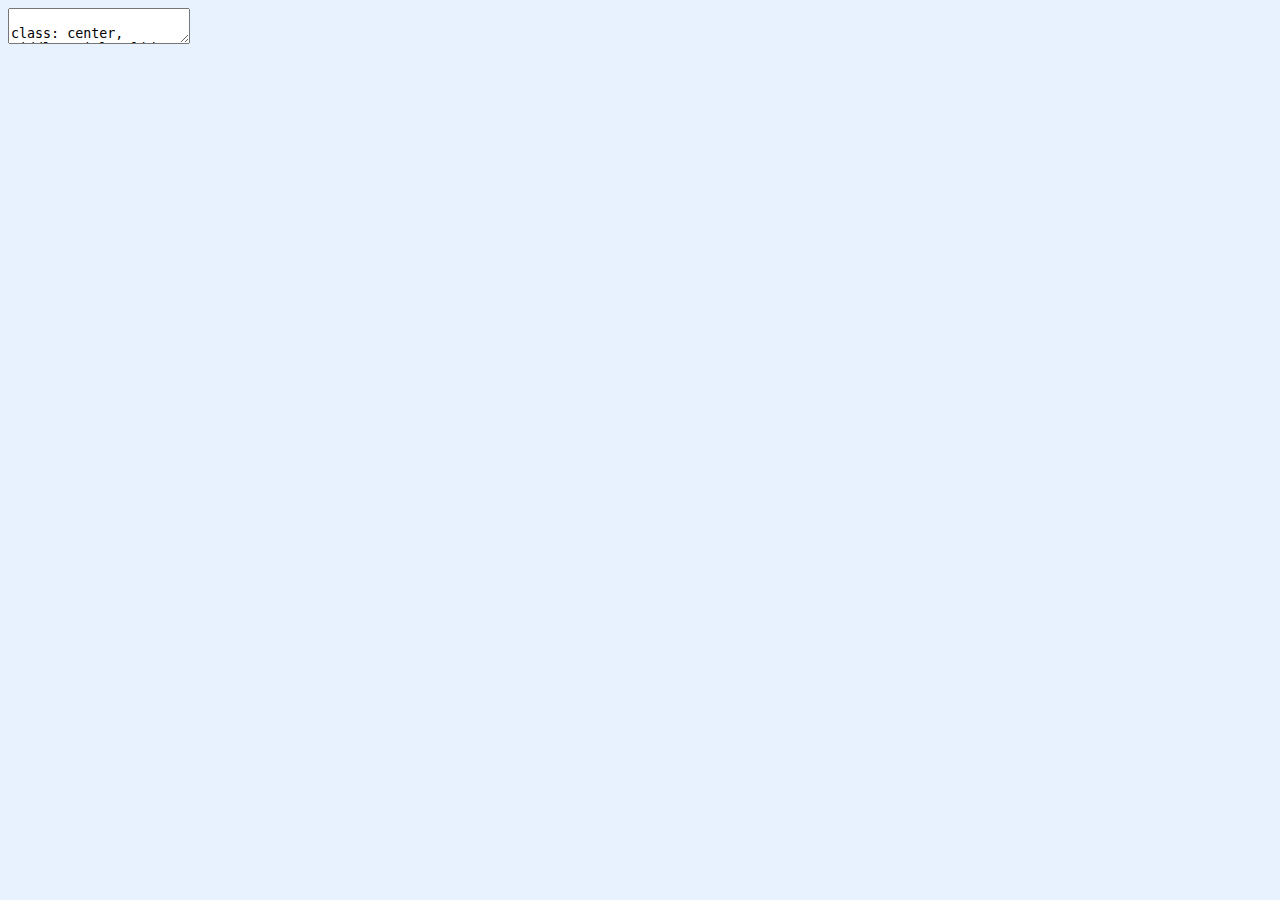
<file: Pitch Deck Lavazza/index.html>
<!DOCTYPE html>
<html>
<head>
<meta charset="utf-8">
<title>Lavazza Student Program Pitch Deck</title>

<!-- Remark.js -->
<script src="https://remarkjs.com/downloads/remark-latest.min.js"></script>

<style>
body {
    
    font-family: "Futura";
    background: #e8f2ff;
    color: #0b1e4a;
}


.remark-slide-content {
    background: radial-gradient(circle at center,
        #e9f3ff 0%,
        #c1d9f6 55%,
        #7bb1d4 100%);
    border: 6px solid transparent;
    border-image: linear-gradient(135deg, #00c6ff, #0072ff) 1;
    border-radius: 22px;
    padding: 15 15 15px;
    box-shadow: 0 0 28px rgba(0, 60, 120, 0.18);
}


h1, h2, h3 {
    color: #002f86;
    font-weight: 700;
    margin-top: 5;
}


ul, li {
    list-style-type: disc !important;
    margin-left: 25px;
    margin-bottom: 15px;
}

li {
    font-size: 1em;
    line-height: 1.75;
}


.title-slide {
    background: radial-gradient(circle at center,
        #d9e9ff 0%,
        #b7d4ff 60%,
        #8bb8ff 100%);
    border: none !important;
    box-shadow: none !important;
    text-align: center;
}


.blue-line {
    width: 140px;
    height: 7px;
    background: linear-gradient(90deg, #00c6ff, #0072ff);
    margin: 30px auto;
    border-radius: 30px;
}


.footer {
    position: absolute;
    bottom: 25px;
    left: 0;
    width: 100%;
    text-align: center;
    color: #3f5e99;
    font-size: 14px;
}

.left-column {
    width: 100%;
    float: center;
    padding-right: 3%;
}
.right-column {
    width: 100%;
    float: center;
}
.img-container {
    display: flex;
    justify-content: center; 
    align-items: center;    
    gap: 30px;  
    width: 100%;
    margin-bottom: 20px;
}
.two-column {
    width: 36%;           
    text-align: center;   
}

.clear {
    clear: both;
    display: block;
    width: 100%;
    height: 20px; 
}
img {
    max-width: 100%;
    border-radius: 20px;
    box-shadow: 0 8px 20px rgba(0,0,0,0.15);
    display: block;
    margin: 20px auto;
}

</style>
</head>

<body>
<textarea id="source">

class: center, middle, title-slide
# **Lavazza Student Program**
### Pitch Deck
student: *Vittoria Tognoli*
<div class="blue-line"></div>
*Web Communication Project*

---

class: middle
# **1. Project Overview**

• Redesign based on the official Lavazza website  
• Added a **new section dedicated to students**  
• Goal: make Lavazza appealing to a younger audience  
• Focus on **subscription capsules** and **bundles or kits**

---
class: middle
# **2. Problem**

Students seek:

• Convenience  
• Affordable prices  
• Everyday practicality  

Lavazza’s current website lacks a **student-targeted solution**

---

class: middle

.left-column[
  # **3. Target Audience**
  
  • University students (18–26)  
  • Living alone or in shared flats  
  • Heavy coffee consumers seeking budget-friendly options
]

.right-column[
  <img src="lavazza03.jpg" width="60%">
]

---
class: middle
# **4. Proposed Solution**
# **Lavazza Student Hub**

A dedicated new area inside the website:

• Discounted capsule subscriptions  
• Exclusive student bundles  
• Fast mobile-first experience

---
class: margin-top
# **5. Key Features**

#### **Capsules Subscription**
• 50 monthly capsules  
• Student-exclusive discounts  
• Free delivery  

#### **Bundle Kits**
• Mini machine + 100 capsules  
• Machine + 200 capsules + accessories  

#### **Registration and Reward System**
• Student verification  
• Student codes & perks

---
class: middle
# **6. User Flow**

1. Student enters the Student Hub  
2. Verification  
3. Chooses subscription or bundle  
4. Customizes flavours  
5. Monthly delivery  
6. Pause or renew anytime = flexibility 

---
class: middle
# **7. Visual Identity**
.img-container[
.two-column[
<img src="Offerte.png" width="100%">
]
.two-column[
<img src="Abbonamenti01.png" width="100%">
]
]
<div class="clear"></div>

• Clean, minimal layout  
• White & blue palette  
• Simple icons  
• Young, modern aesthetic

---
class: middle
# **8. Why It Works**

• Increases brand loyalty  
• Expands Lavazza’s audience  
• Meets real student demand  
• Subscription = recurring revenue

---
class:middle
# **9. What I've learned**

• The importance of designing with a **clear target audience** in mind  
• How to translate a brand’s identity into a **consistent digital experience**  
• How to apply UX principles to create **structured, intuitive flows**  
• Why subscription models increase **retention and recurring revenue**  
• How visual identity affects **brand perception** for younger audiences


---

class: center, middle
# **Conclusion**
### The Lavazza Student Program:

• Engages younger customers  
• Strengthens brand identity  
• Fits students’ lifestyle  
• Builds long-term relationships

---

class: center, middle
# **Thank You!**
<div class="blue-line"></div>

<div class="footer">Lavazza Student Program - Web Communication Project by Vittoria Tognoli</div>

</textarea>

<script>
var slideshow = remark.create();
</script>
</body>
</html>
</file>
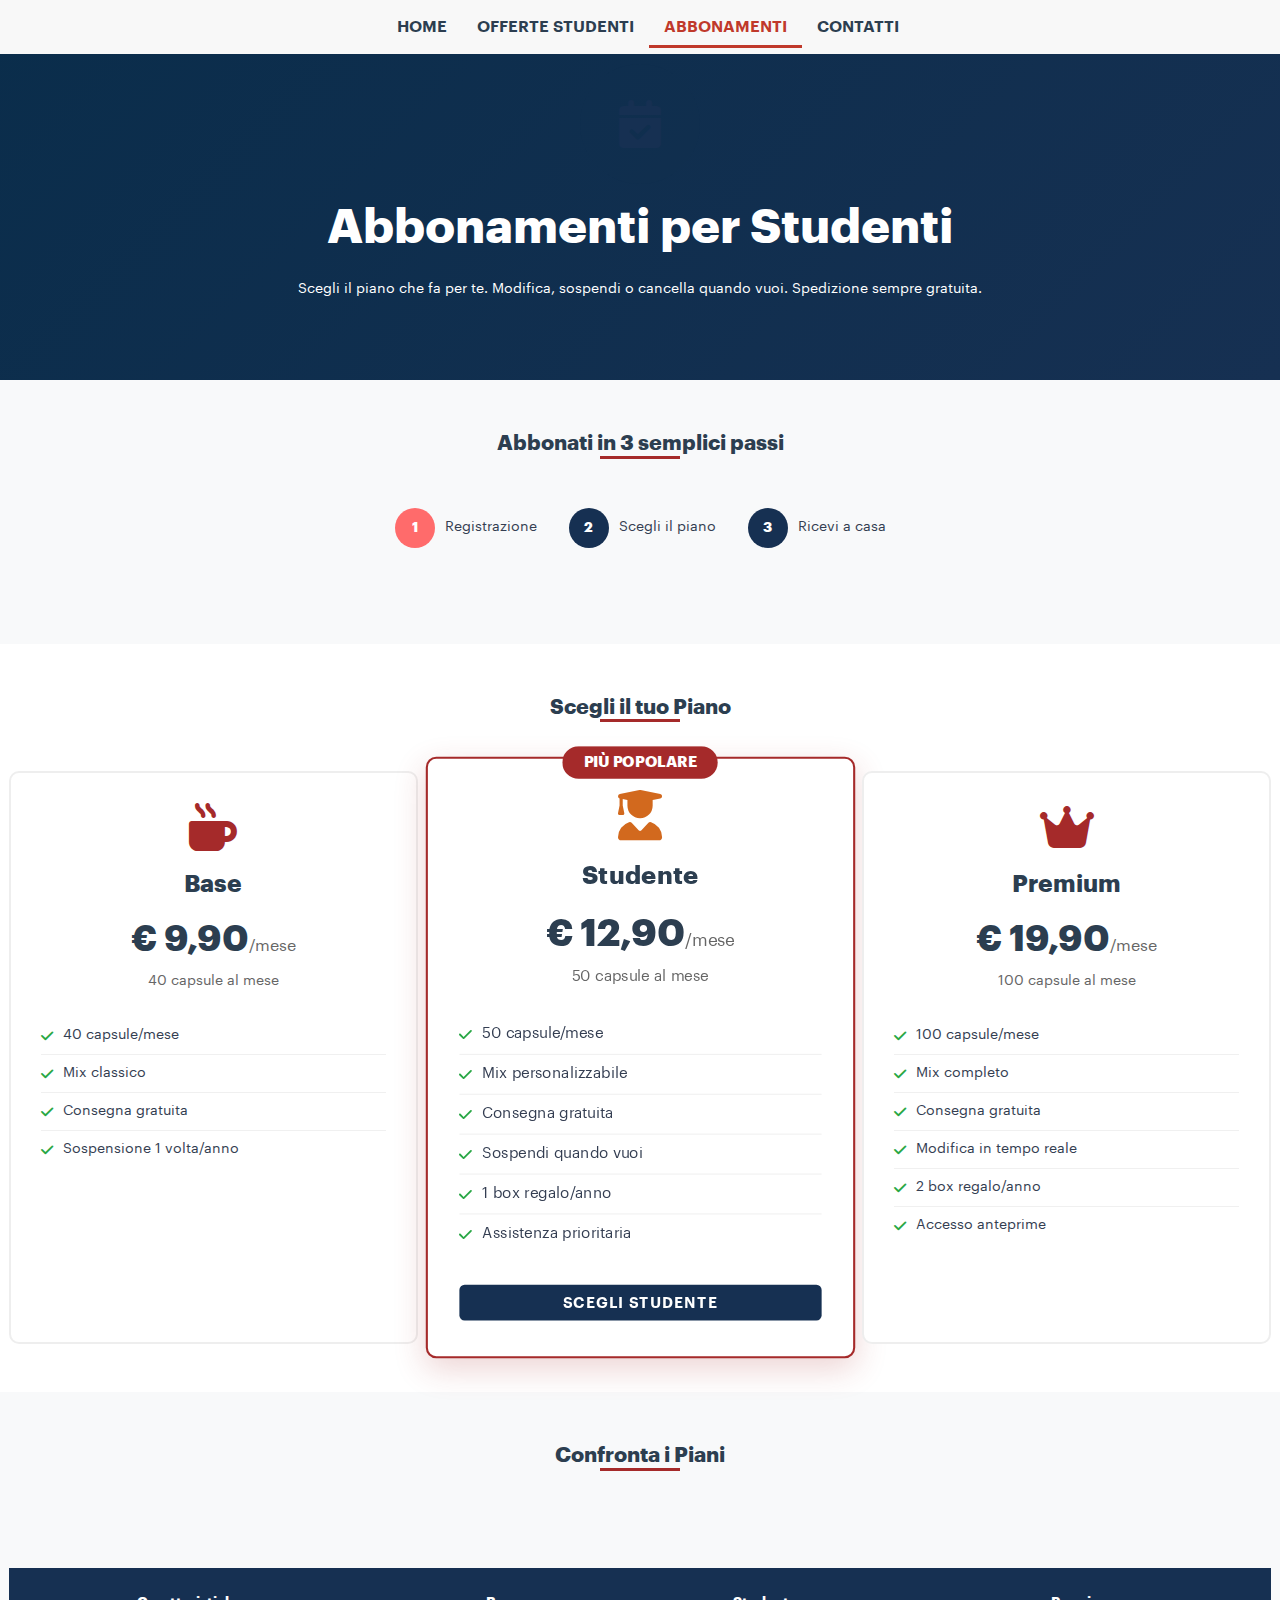
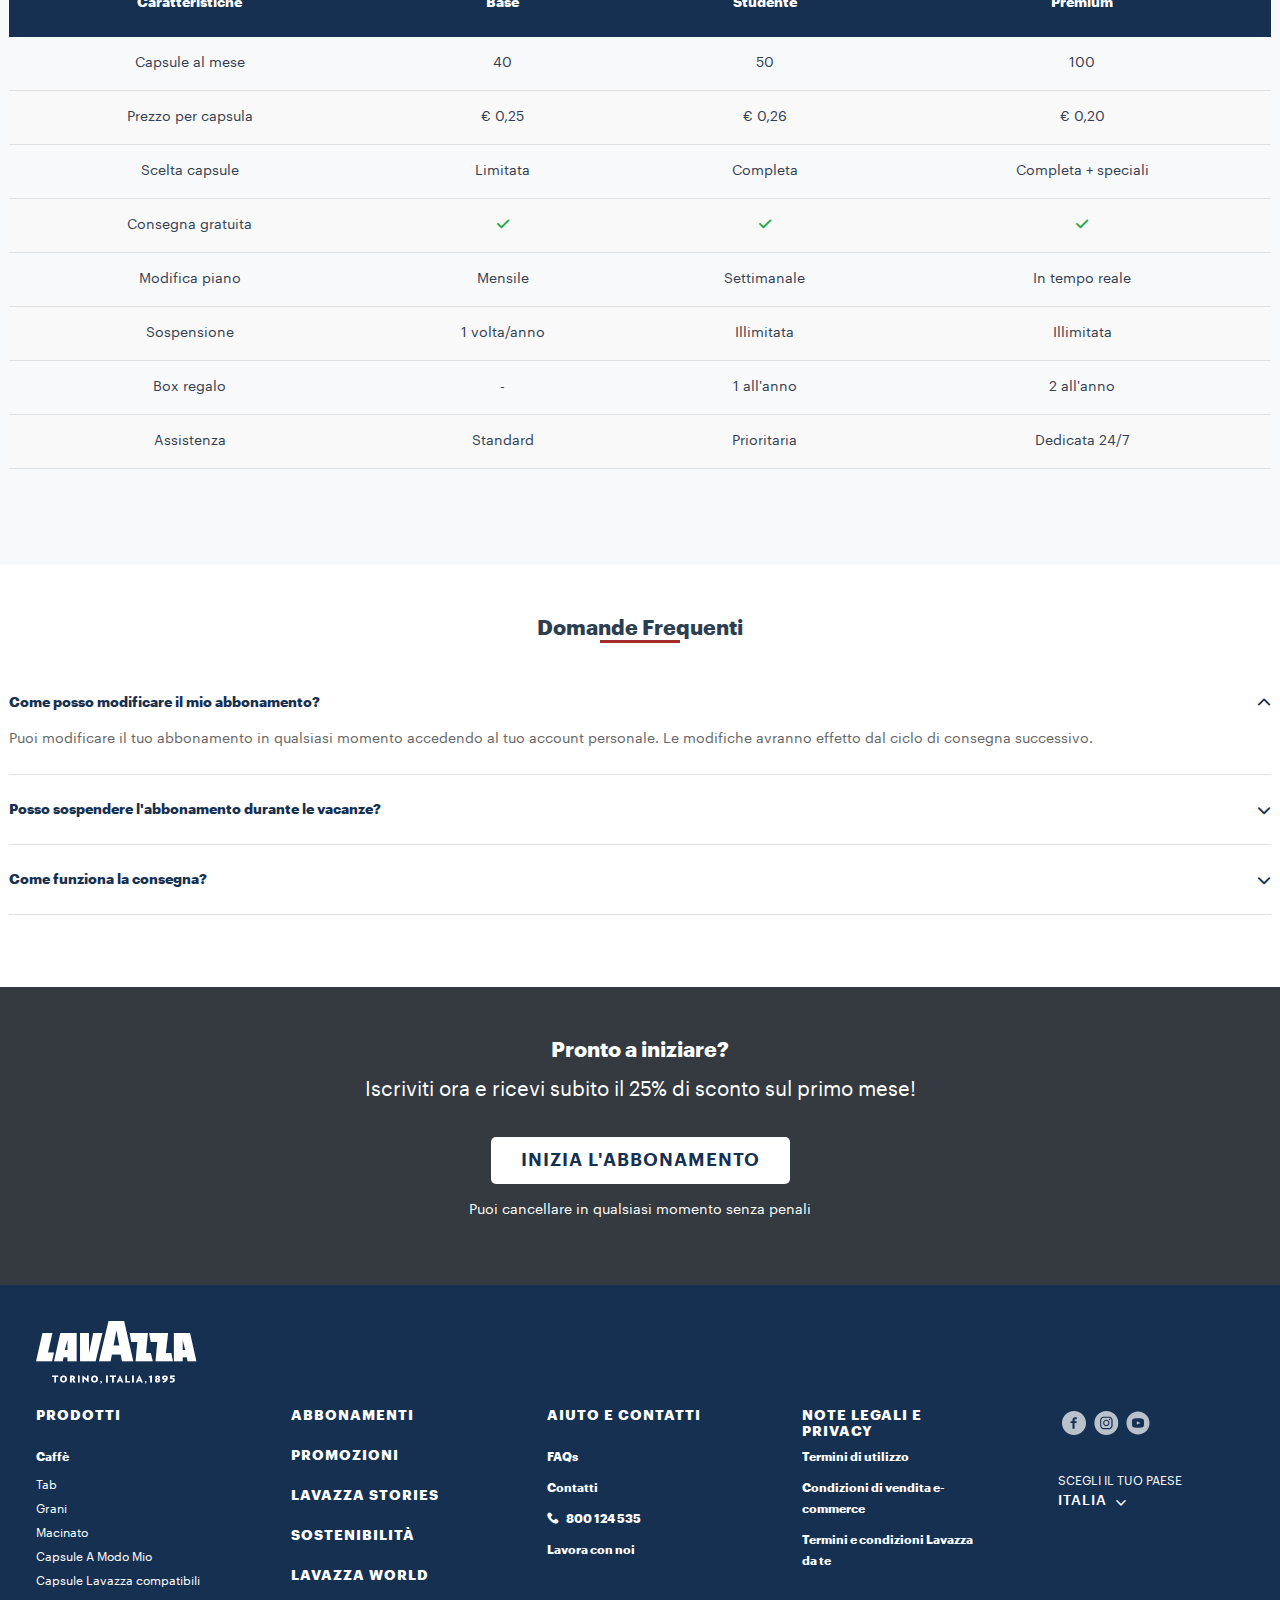
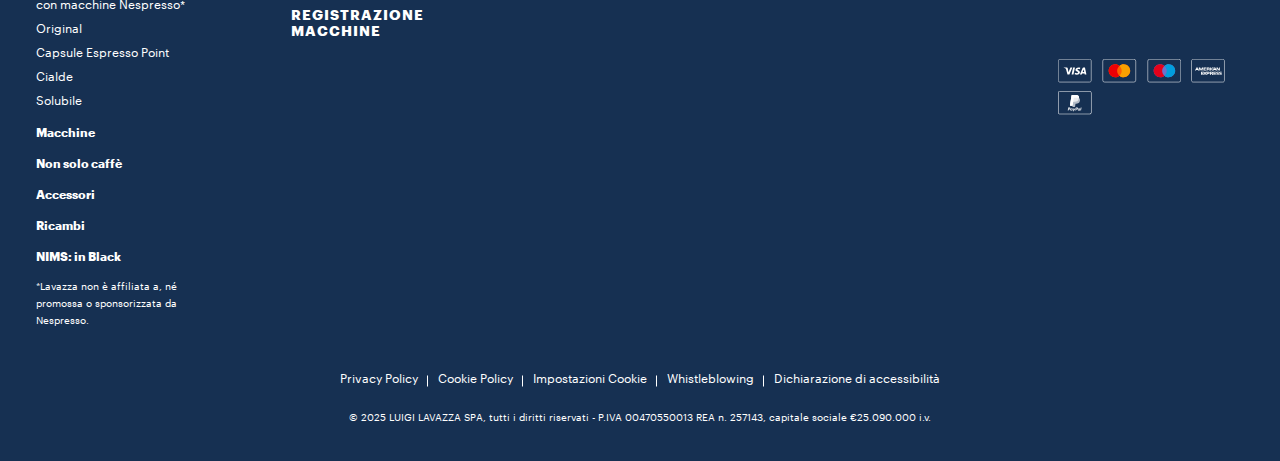
<file: abbonamenti.html>
<!DOCTYPE html>
<html lang="it">
<head>
    <meta charset="UTF-8">
    <title>Abbonamenti Studenti - Lavazza</title>
    <meta name="description" content="Abbonamenti esclusivi per studenti Lavazza. Scegli il piano più adatto a te.">
    <meta name="viewport" content="width=device-width, initial-scale=1">
    
    <!-- Font Awesome -->
    <link rel="stylesheet" href="https://cdnjs.cloudflare.com/ajax/libs/font-awesome/6.4.0/css/all.min.css">
    
    <!-- Stile principale (ereditato) -->
    <link type="text/css" rel="stylesheet" href="clientlib-site.min.css">
    <link rel="stylesheet" href="style.css">


</head>
<body class="page basicpage lvz-light-mode">

<!-- Header -->
<header class="lvz-header">
    <div class="container">
        <nav class="lvz-nav navbar navbar-expand-lg">
            <div class="lvz-logo">
                <a href="index.html" aria-label="Lavazza">
                    <h1 class="icon-logo">Lavazza</h1>
                </a>
            </div>
            <ul class="lvz-nav__main">
                <li><a href="index.html">Home</a></li>
                <li><a href="studenti.html">Offerte Studenti</a></li>
                <li><a href="abbonamenti.html" class="active">Abbonamenti</a></li>
                <li><a href="contatti.html">Contatti</a></li>
            </ul>
        </nav>
    </div>
</header>

<!-- Hero Section -->
<section class="abbonamenti-hero">
    <div class="container">
        <div class="icon-wrapper">
            <div class="icon-bg"></div>
            <i class="icon-main fas fa-calendar-check"></i>
        </div>
        <h1>Abbonamenti per Studenti</h1>
        <p>Scegli il piano che fa per te. Modifica, sospendi o cancella quando vuoi. Spedizione sempre gratuita.</p>
    </div>
</section>

<!-- Passi per Abbonarsi -->
<section class="bg-light py-5">
    <div class="container">
        <h2 class="section-title">Abbonati in 3 semplici passi</h2>
        <div class="step-indicator">
            <div class="step active">
                <div class="step-number">1</div>
                <div>Registrazione</div>
            </div>
            <div class="step">
                <div class="step-number">2</div>
                <div>Scegli il piano</div>
            </div>
            <div class="step">
                <div class="step-number">3</div>
                <div>Ricevi a casa</div>
            </div>
        </div>
    </div>
</section>

<!-- Piani di Abbonamento -->
<section class="py-5">
    <div class="container">
        <h2 class="section-title">Scegli il tuo Piano</h2>
        <div class="row">
            <!-- Piano Base -->
            <div class="col-md-4">
                <div class="piano-card">
                    <div class="piano-header">
                        <i class="piano-icon fas fa-mug-hot"></i>
                        <h3>Base</h3>
                        <div class="piano-price">€ 9,90<span>/mese</span></div>
                        <p>40 capsule al mese</p>
                    </div>
                    <ul class="piano-features">
                        <li><i class="fas fa-check"></i> 40 capsule/mese</li>
                        <li><i class="fas fa-check"></i> Mix classico</li>
                        <li><i class="fas fa-check"></i> Consegna gratuita</li>
                        <li><i class="fas fa-check"></i> Sospensione 1 volta/anno</li>
                    </ul>
                    <a href="#" class="lvz-button lvz-button--outline lvz-button--block" onclick="showCartPopup('Abbonamento Base', '€ 9,90/mese'); return false;">Scegli Base</a>
                </div>
            </div>
            
            <!-- Piano Studente (Più Popolare) -->
            <div class="col-md-4">
                <div class="piano-card featured">
                    <div class="piano-badge">PIÙ POPOLARE</div>
                    <div class="piano-header">
                        <i class="piano-icon fas fa-user-graduate"></i>
                        <h3>Studente</h3>
                        <div class="piano-price">€ 12,90<span>/mese</span></div>
                        <p>50 capsule al mese</p>
                    </div>
                    <ul class="piano-features">
                        <li><i class="fas fa-check"></i> 50 capsule/mese</li>
                        <li><i class="fas fa-check"></i> Mix personalizzabile</li>
                        <li><i class="fas fa-check"></i> Consegna gratuita</li>
                        <li><i class="fas fa-check"></i> Sospendi quando vuoi</li>
                        <li><i class="fas fa-check"></i> 1 box regalo/anno</li>
                        <li><i class="fas fa-check"></i> Assistenza prioritaria</li>
                    </ul>
                    <a href="#" class="lvz-button lvz-button--block" onclick="showCartPopup('Abbonamento Studente', '€ 12,90/mese'); return false;">Scegli Studente</a>
                </div>
            </div>
            
            <!-- Piano Premium -->
            <div class="col-md-4">
                <div class="piano-card">
                    <div class="piano-header">
                        <i class="piano-icon fas fa-crown"></i>
                        <h3>Premium</h3>
                        <div class="piano-price">€ 19,90<span>/mese</span></div>
                        <p>100 capsule al mese</p>
                    </div>
                    <ul class="piano-features">
                        <li><i class="fas fa-check"></i> 100 capsule/mese</li>
                        <li><i class="fas fa-check"></i> Mix completo</li>
                        <li><i class="fas fa-check"></i> Consegna gratuita</li>
                        <li><i class="fas fa-check"></i> Modifica in tempo reale</li>
                        <li><i class="fas fa-check"></i> 2 box regalo/anno</li>
                        <li><i class="fas fa-check"></i> Accesso anteprime</li>
                    </ul>
                    <a href="#" class="lvz-button lvz-button--outline lvz-button--block" onclick="showCartPopup('Abbonamento Premium', '€ 19,90/mese'); return false;">Scegli Premium</a>
                </div>
            </div>
        </div>
    </div>
</section>

<!-- Popup del Carrello - VERSIONE SEMPLIFICATA -->
<div id="cart-popup" class="cart-popup">
    <div class="cart-popup-content">
        <button class="cart-popup-close" onclick="closeCartPopup()">&times;</button>
        <div class="cart-popup-header">
            <h3><i class="fas fa-check-circle" style="color: #28a745; margin-right: 10px;"></i> Abbonamento aggiunto al carrello</h3>
        </div>
        <div class="cart-popup-body">
            <div class="cart-item-preview">
                <div class="cart-item-image">
                    <i class="fas fa-calendar-check" style="font-size: 40px; color: #a52a2a;"></i>
                </div>
                <div class="cart-item-details">
                    <h4 id="cart-item-name">Abbonamento Studente</h4>
                    <p id="cart-item-price">€ 12,90/mese</p>
                    <p class="cart-item-info"><small>Consegna mensile gratuita</small></p>
                    <p class="cart-item-info"><small>50 capsule al mese</small></p>
                </div>
            </div>
            
            <div class="cart-summary">
                <h5>Dettagli Abbonamento</h5>
                <div class="cart-summary-row">
                    <span>Piano:</span>
                    <span>Mensile</span>
                </div>
                <div class="cart-summary-row">
                    <span>Primo pagamento:</span>
                    <span id="cart-price-display">€ 12,90</span>
                </div>
                <div class="cart-summary-row">
                    <span>Rinnovi:</span>
                    <span>Ogni mese</span>
                </div>
                <div class="cart-summary-row">
                    <span>Spedizione:</span>
                    <span style="color: #28a745;">GRATUITA</span>
                </div>
                <div class="cart-summary-row total">
                    <span><strong>Totale primo mese:</strong></span>
                    <span><strong id="cart-total-display">€ 12,90</strong></span>
                </div>
            </div>
            
            <div class="cart-popup-actions">
                <button class="btn-continue" onclick="closeCartPopup()">Scegli altro piano</button>
                <a href="#" class="btn-checkout">Completa l'iscrizione</a>
            </div>
            
            <div class="cart-popup-footer">
                <p><small><i class="fas fa-info-circle" style="color: #666; margin-right: 5px;"></i> Puoi modificare o cancellare l'abbonamento in qualsiasi momento</small></p>
            </div>
        </div>
    </div>
</div>

<!-- Tabella Comparativa TR table row TD table data --> 
<section class="bg-light py-5">
    <div class="container">
        <h2 class="section-title">Confronta i Piani</h2>
        <div class="table-responsive">
            <table class="comparison-table">
                <thead>
                    <tr>
                        <th>Caratteristiche</th>
                        <th>Base</th>
                        <th>Studente</th>
                        <th>Premium</th>
                    </tr>
                </thead>
                <tbody>
                    <tr>
                        <td>Capsule al mese</td>
                        <td>40</td>
                        <td>50</td>
                        <td>100</td>
                    </tr>
                    <tr>
                        <td>Prezzo per capsula</td>
                        <td>€ 0,25</td>
                        <td>€ 0,26</td>
                        <td>€ 0,20</td>
                    </tr>
                    <tr>
                        <td>Scelta capsule</td>
                        <td>Limitata</td>
                        <td>Completa</td>
                        <td>Completa + speciali</td>
                    </tr>
                    <tr>
                        <td>Consegna gratuita</td>
                        <td><i class="fas fa-check text-success"></i></td>
                        <td><i class="fas fa-check text-success"></i></td>
                        <td><i class="fas fa-check text-success"></i></td>
                    </tr>
                    <tr>
                        <td>Modifica piano</td>
                        <td>Mensile</td>
                        <td>Settimanale</td>
                        <td>In tempo reale</td>
                    </tr>
                    <tr>
                        <td>Sospensione</td>
                        <td>1 volta/anno</td>
                        <td>Illimitata</td>
                        <td>Illimitata</td>
                    </tr>
                    <tr>
                        <td>Box regalo</td>
                        <td>-</td>
                        <td>1 all'anno</td>
                        <td>2 all'anno</td>
                    </tr>
                    <tr>
                        <td>Assistenza</td>
                        <td>Standard</td>
                        <td>Prioritaria</td>
                        <td>Dedicata 24/7</td>
                    </tr>
                </tbody>
            </table>
        </div>
    </div>
</section>

<!-- FAQ -->
<section class="py-5">
    <div class="container">
        <h2 class="section-title">Domande Frequenti</h2>
        <div class="faq-container">
            <div class="faq-item">
                <div class="faq-question" onclick="toggleFAQ(this)">
                    Come posso modificare il mio abbonamento?
                    <i class="fas fa-chevron-down"></i>
                </div>
                <div class="faq-answer">
                    Puoi modificare il tuo abbonamento in qualsiasi momento accedendo al tuo account personale. Le modifiche avranno effetto dal ciclo di consegna successivo.
                </div>
            </div>
            <div class="faq-item">
                <div class="faq-question" onclick="toggleFAQ(this)">
                    Posso sospendere l'abbonamento durante le vacanze?
                    <i class="fas fa-chevron-down"></i>
                </div>
                <div class="faq-answer">
                    Sì! Puoi sospendere l'abbonamento fino a 3 mesi consecutivi senza costi aggiuntivi. Basta accedere al tuo account e selezionare "Sospendi consegne".
                </div>
            </div>
            <div class="faq-item">
                <div class="faq-question" onclick="toggleFAQ(this)">
                    Come funziona la consegna?
                    <i class="fas fa-chevron-down"></i>
                </div>
                <div class="faq-answer">
                    Le consegne avvengono ogni 30 giorni dalla data di attivazione. Riceverai una notifica 3 giorni prima della spedizione. Puoi modificare la data di consegna fino a 24 ore prima.
                </div>
            </div>
        </div>
    </div>
</section>

<!-- CTA Finale -->
<section class="bg-dark text-white py-5 text-center">
    <div class="container">
        <h2>Pronto a iniziare?</h2>
        <p class="lead">Iscriviti ora e ricevi subito il 25% di sconto sul primo mese!</p>
        <a href="#" class="lvz-button lvz-button--invert lvz-button--large mt-3" onclick="showCartPopup('Abbonamento Studente', '€ 12,90/mese'); return false;">Inizia l'Abbonamento</a>
        <p class="mt-3 small">Puoi cancellare in qualsiasi momento senza penali</p>
    </div>
</section>

<!-- Footer -->
<div class="aem-Grid aem-Grid--12 aem-Grid--default--12 ">
    
    <div class="footer aem-GridColumn aem-GridColumn--default--12">

    
        <footer class="lvz-footer">
            <section class="lvz-footer__container">
                <div class="container">
                    <div class="row">
                        <div class="col d-flex flex-wrap flex-md-row">
                            <div class="lvz-footer__container__logo col-12 col-md-12 col-lg-12 col-xl-2">
                                <span class="icon-logo-torino"></span>
                            </div>
                            <!--  First Column STARTS -->
                            
	
	
		<div class="lvz-footer__container__utils col-12 col-md-12 col-lg-2 col-xl-2">
			<div class="lvz-footer__container__utils__container__collapse">
				<div class="lvz-footer__container__utils__title collapsed" aria-expanded="false" tabindex="0" role="button" data-toggle="collapse" data-collapse-id="Prodotti" aria-controls="panel-Prodotti"><span>Prodotti</span>
				</div>
				<div class="lvz-footer__container__utils__collapse" data-collapse="Prodotti" id="panel-Prodotti">
					
						<div class="lvz-footer__container__utils__item ">
							<a data-analytics="link_click=footer|Prodotti:Caffè" href="https://www.lavazza.it/it/caffe" target="_self">Caffè</a>
						</div>
						<div class="lvz-footer__container__utils__item__details">
							<ul>
								<li><a data-analytics="link_click=footer|Prodotti:Tab" href="https://www.lavazza.it/it/tab-caffe-tabli" target="_self">Tab</a></li>
							
								<li><a data-analytics="link_click=footer|Prodotti:Grani" href="https://www.lavazza.it/it/caffe-in-grani" target="_self">Grani</a></li>
							
								<li><a data-analytics="link_click=footer|Prodotti:Macinato" href="https://www.lavazza.it/it/caffe-tostato-macinato" target="_self">Macinato</a></li>
							
								<li><a data-analytics="link_click=footer|Prodotti:Capsule A Modo Mio" href="https://www.lavazza.it/it/capsule/a-modo-mio" target="_self">Capsule A Modo Mio</a></li>
							
								<li><a data-analytics="link_click=footer|Prodotti:Capsule Lavazza compatibili con macchine Nespresso* Original" href="https://www.lavazza.it/it/capsule/compatibili-nespresso" target="_self">Capsule Lavazza compatibili con macchine Nespresso* Original</a></li>
							
								<li><a data-analytics="link_click=footer|Prodotti:Capsule Espresso Point" href="https://www.lavazza.it/it/capsule/espresso-point" target="_self">Capsule Espresso Point</a></li>
							
								<li><a data-analytics="link_click=footer|Prodotti:Cialde" href="https://www.lavazza.it/it/cialde" target="_self">Cialde</a></li>
							
								<li><a data-analytics="link_click=footer|Prodotti:Solubile" href="https://www.lavazza.it/it/caffe-solubile" target="_self">Solubile</a></li>
							</ul>
						</div>
					
						<div class="lvz-footer__container__utils__item --margin-top-16">
							<a data-analytics="link_click=footer|Prodotti:Macchine" href="https://www.lavazza.it/it/macchine-da-caffe-e-caffettiere" target="_self">Macchine</a>
						</div>
						
					
						<div class="lvz-footer__container__utils__item --margin-top-16">
							<a data-analytics="link_click=footer|Prodotti:Non solo caffè" href="https://www.lavazza.it/it/non-solo-caffe" target="_self">Non solo caffè</a>
						</div>
						
					
						<div class="lvz-footer__container__utils__item --margin-top-16">
							<a data-analytics="link_click=footer|Prodotti:Accessori" href="https://www.lavazza.it/it/accessori" target="_self">Accessori</a>
						</div>
						
					
						<div class="lvz-footer__container__utils__item --margin-top-16">
							<a data-analytics="link_click=footer|Prodotti:Ricambi" href="https://www.lavazza.it/it/ricambi" target="_self">Ricambi</a>
						</div>
						
					
						<div class="lvz-footer__container__utils__item --margin-top-16">
							<a data-analytics="link_click=footer|Prodotti:NIMS: in Black" href="https://www.lavazza.it/it/nims-collection" target="_self">NIMS: in Black</a>
						</div>
						<div class="lvz-footer__container__utils__item__details">
							<ul>
								<li><a data-analytics="link_click=footer|Prodotti:*Lavazza non è affiliata a, né promossa o sponsorizzata da Nespresso." target="_self">*Lavazza non è affiliata a, né promossa o sponsorizzata da Nespresso.</a></li>
							</ul>
						</div>
					
				</div>
			</div>
		</div>
	


                            
                            <!--  First Column ENDS -->

                            <!--  Second Column STARTS -->
                            
                                
	
	
	      <div class="lvz-footer__container__utils col-12 col-md-12 col-lg-2 col-xl-2">
           
            
              <div class="lvz-footer__container__utils__container__collapse">
                <div class="lvz-footer__container__utils__title">
                 <a data-analytics="link_click=footer|:ABBONAMENTI" href="https://www.lavazza.it/it/abbonamento-caffe" target="_self">ABBONAMENTI</a>
                </div>
              </div>
             
             
            
           
            
              <div class="lvz-footer__container__utils__container__collapse">
                <div class="lvz-footer__container__utils__title">
                 <a data-analytics="link_click=footer|:PROMOZIONI" href="https://www.lavazza.it/it/promozioni" target="_self">PROMOZIONI</a>
                </div>
              </div>
             
             
            
           
            
              <div class="lvz-footer__container__utils__container__collapse">
                <div class="lvz-footer__container__utils__title">
                 <a data-analytics="link_click=footer|:LAVAZZA STORIES" href="https://www.lavazza.it/it/i-segreti-del-caffe" target="_self">LAVAZZA STORIES</a>
                </div>
              </div>
             
             
            
           
            
              <div class="lvz-footer__container__utils__container__collapse">
                <div class="lvz-footer__container__utils__title">
                 <a data-analytics="link_click=footer|:SOSTENIBILITÀ" href="https://www.lavazza.it/it/blend-for-better" target="_self">SOSTENIBILITÀ</a>
                </div>
              </div>
             
             
            
           
            
              <div class="lvz-footer__container__utils__container__collapse">
                <div class="lvz-footer__container__utils__title">
                 <a data-analytics="link_click=footer|:LAVAZZA WORLD" href="https://www.lavazza.it/it/mondo-lavazza" target="_self">LAVAZZA WORLD</a>
                </div>
              </div>
             
             
            
           
            
              <div class="lvz-footer__container__utils__container__collapse">
                <div class="lvz-footer__container__utils__title">
                 <a data-analytics="link_click=footer|:REGISTRAZIONE MACCHINE" href="https://www.lavazza.it/it/registrazione-macchina" target="_self">REGISTRAZIONE MACCHINE</a>
                </div>
              </div>
             
             
            </div>
	
	
	
	
		
	

                            

                            

                            <!--  Second Column ENDS -->

                            <!--  Third Column STARTS -->

                            <div class="lvz-footer__container__utils col-12 col-md-12 col-lg-2 col-xl-2">
                                <div class="lvz-footer__container__utils__container__collapse">
                                    <div class="lvz-footer__container__utils__title collapsed" aria-expanded="false" tabindex="0" role="button" data-toggle="collapse" data-collapse-id="Aiuto_e_Contatti" aria-controls="panel-Aiuto_e_Contatti">
                                        <span>
                                            Aiuto e Contatti
                                        </span>
                                    </div>
                                    <div class="lvz-footer__container__utils__collapse" data-collapse="Aiuto_e_Contatti" id="panel-Aiuto_e_Contatti">
                                        <div class="lvz-footer__container__utils__item">
                                            <a class="lvz-faq-link" data-analytics="link_click=footer|Aiuto e Contatti:FAQs" href="https://www.lavazza.it/it/FAQ" target="_self">FAQs</a>
                                        </div>
                                        <div class="lvz-footer__container__utils__item --margin-top-16">
                                            <a data-analytics="link_click=footer|Contatti:Contatti" href="https://www.lavazza.it/it/contattaci" target="_self">Contatti</a>
                                        </div>
                                        <div class="lvz-footer__container__utils__item --margin-top-16">
                                            <div class="--desktop">
                                                <span class="icon-phone"></span>
                                                <a data-analytics="link_click=footer|Aiuto e Contatti:800 124 535" target="_self" href="https://www.lavazza.it/it/contattaci" style="pointer-events: none">800 124 535</a>
                                            </div>
                                            <div class="--mobile">
                                                <span class="icon-phone"></span>
                                                <a data-analytics="link_click=footer|Aiuto e Contatti:800 124 535" target="_self" data-tel-number="tel:800 124 535" href="javascript:void(0)">800 124 535</a>
                                            </div>
                                        </div>
                                        <div class="lvz-footer__container__utils__item --margin-top-16">
                                            <a data-analytics="link_click=footer|Aiuto e Contatti:Lavora con noi" href="https://jobs.lavazza.com/?locale=it_IT" target="_blank">Lavora con noi</a>
                                        </div>
                                    </div>
                                </div>
                            </div>

                            <!--  Third Column ENDS -->

                            <!--  Fourth Column STARTS -->
                            
	
	
		<div class="lvz-footer__container__utils col-12 col-md-12 col-lg-2 col-xl-2">
			<div class="lvz-footer__container__utils__container__collapse">
				<div class="lvz-footer__container__utils__title collapsed" aria-expanded="false" tabindex="0" role="button" data-toggle="collapse" data-collapse-id="Note_Legali_e_Privacy" aria-controls="panel-Note_Legali_e_Privacy"><span>Note Legali e Privacy</span>
				</div>
				<div class="lvz-footer__container__utils__collapse" data-collapse="Note_Legali_e_Privacy" id="panel-Note_Legali_e_Privacy">
					
						<div class="lvz-footer__container__utils__item ">
							<a data-analytics="link_click=footer|Note Legali e Privacy:Termini di utilizzo" href="https://www.lavazza.it/it/termini-e-condizioni" target="_blank">Termini di utilizzo</a>
						</div>
						
					
						<div class="lvz-footer__container__utils__item --margin-top-16">
							<a data-analytics="link_click=footer|Note Legali e Privacy:Condizioni di vendita e-commerce" href="https://www.lavazza.it/it/condizioni-di-vendita" target="_blank">Condizioni di vendita e-commerce</a>
						</div>
						
					
						<div class="lvz-footer__container__utils__item --margin-top-16">
							<a data-analytics="link_click=footer|Note Legali e Privacy:Termini e condizioni Lavazza da te" href="https://www.lavazza.it/it/termini-e-condizioni-abbonamento-caffe" target="_blank">Termini e condizioni Lavazza da te</a>
						</div>
						
					
				</div>
			</div>
		</div>
	

                            <!--  Fourth Column ENDS -->




                            <div class="lvz-footer__container__utils col-12 col-md-6 col-lg-2 col-xl-2">
                                <!--  Social Icon STARTS -->
                                <div class="lvz-footer__container__utils__social flex-wrap">
                                    <a href="https://www.facebook.com/lavazzaitalia/" target="_blank">
                                        <img loading="lazy" src="Fb.svg" alt="Facebook">
                                        
                                    </a>

                                
                                    <a href="https://www.instagram.com/lavazzait/" target="_blank">
                                        <img loading="lazy" src="Insta.svg" alt="Instagram">
                                        
                                    </a>

                                
                                    <a href="https://www.youtube.com/user/lavazza" target="_blank">
                                        <img loading="lazy" src="YT.svg" alt="YouTube">
                                        
                                    </a>

                                </div>
                                <!--  Social Icon ENDS -->

                                <!--  Choose Country STARTS -->
                                
  
	   
	   
	   
	   
	   
	   <div class="lvz-footer__container__utils__choose__country">
                <div class="lvz-footer__container__utils__choose__country__title"><span>SCEGLI IL TUO PAESE</span></div>
				 <div class="lvz-footer__container__utils__choose__country__selected" tabindex="0" role="combobox" aria-haspopup="listbox" aria-expanded="false" aria-controls="country-listbox-id">
					 ITALIA
				 </div>
		   		<div class="lvz-footer__container__utils__choose__country__dropDown" id="country-listbox-id" role="listbox">
					
						<div class="__option"><a data-analytics="link_click=footer|SCEGLI IL TUO PAESE:ITALIA" href="" target="_self">ITALIA</a></div>
					
                
					
						<div class="__option"><a data-analytics="link_click=footer|SCEGLI IL TUO PAESE:ALTRE NAZIONI" href="https://www.lavazza.com/en/all-countries" target="_self">ALTRE NAZIONI</a></div>
					
                </div>
       </div>
  

                                <!--  Choose Country ENDS -->

                                <!--  Payment Icon STARTS -->
                                <div class="lvz-footer__container__utils__payments__icons">
                <span class="icon-payment">
                  <img loading="lazy" src="visa.svg" alt="Visa">
                </span>
                                
                <span class="icon-payment">
                  <img loading="lazy" src="mastercard.svg" alt="Mastercard">
                </span>
                                
                <span class="icon-payment">
                  <img loading="lazy" src="maestro.svg" alt="Maestro">
                </span>
                                
                <span class="icon-payment">
                  <img loading="lazy" src="amex.svg" alt="American Express">
                </span>
                                
                <span class="icon-payment">
                  <img loading="lazy" src="paypal.svg" alt="Paypal">
                </span>
                                </div>
                                <!--  Payment Icon ENDS -->
                            </div>
                        </div>
                    </div>
                    <!--  Policy Section STARTS -->
                    <div class="row">
                        <div class="col d-flex flex-wrap flex-md-row">
                            <ul class="lvz-footer__link">
                                
                                <li><a data-analytics="link_click=footer|policy:Privacy Policy" href="https://www.lavazza.it/it/privacy-policy" target="_self">Privacy Policy</a></li>
                            
                                
                                <li><a data-analytics="link_click=footer|policy:Cookie Policy" href="https://www.lavazza.it/it/cookie-policy" target="_blank">Cookie Policy</a></li>
                            
                                
                                <li><a data-analytics="link_click=footer|policy:Impostazioni Cookie" id="tealium_cookies" href="#" target="_self">Impostazioni Cookie</a></li>
                            
                                
                                <li><a data-analytics="link_click=footer|policy:Whistleblowing" href="https://www.lavazzagroup.com/it/chi-siamo/compliance.html#anchor_copy_copy_cop_1905743243" target="_blank">Whistleblowing</a></li>
                            
                                
                                <li><a data-analytics="link_click=footer|policy:Dichiarazione di accessibilità" href="https://www.lavazza.it/it/dichiarazione-di-accessibilita" target="_self">Dichiarazione di accessibilità</a></li>
                            </ul>
                        </div>
                    </div>
                    <!-- Policy Section ENDS -->

                    <!--  Legal Section STARTS -->
                    <div class="row">
                        <div class="col d-flex flex-wrap flex-md-row">
                            <div class="lvz-footer__vat"><span>© 2025 LUIGI LAVAZZA SPA, tutti i diritti riservati - P.IVA 00470550013 REA n. 257143, capitale sociale €25.090.000 i.v.</span></div>
                        </div>
                    </div>
                    <!--  Legal Section STARTS -->
                </div>
            </section>
        </footer>
    
</div>
</div>

<script>
    function toggleFAQ(element) {
        const answer = element.nextElementSibling;
        const icon = element.querySelector('i');
        
        if (answer.style.display === 'block') {
            answer.style.display = 'none';
            icon.classList.remove('fa-chevron-up');
            icon.classList.add('fa-chevron-down');
        } else {
            answer.style.display = 'block';
            icon.classList.remove('fa-chevron-down');
            icon.classList.add('fa-chevron-up');
        }
    }
    
    // Apri la prima FAQ
    document.addEventListener('DOMContentLoaded', function() {
        const firstFAQ = document.querySelector('.faq-question');
        if (firstFAQ) {
            toggleFAQ(firstFAQ);
        }
    });

    // Funzione per mostrare il popup del carrello - VERSIONE SEMPLIFICATA
    function showCartPopup(productName, productPrice) {
        // Prevenire il comportamento predefinito del link
        event.preventDefault();
        
        // Aggiorna i dettagli del prodotto nel popup
        const cartItemName = document.getElementById('cart-item-name');
        const cartItemPrice = document.getElementById('cart-item-price');
        const cartPriceDisplay = document.getElementById('cart-price-display');
        const cartTotalDisplay = document.getElementById('cart-total-display');
        
        if (cartItemName) cartItemName.textContent = productName;
        if (cartItemPrice) cartItemPrice.textContent = productPrice;
        if (cartPriceDisplay) cartPriceDisplay.textContent = productPrice;
        if (cartTotalDisplay) cartTotalDisplay.textContent = productPrice;
        
        // Aggiorna il titolo del popup
        const popupHeader = document.querySelector('.cart-popup-header h3');
        if (popupHeader) {
            popupHeader.innerHTML = '<i class="fas fa-check-circle" style="color: #28a745; margin-right: 10px;"></i> Abbonamento aggiunto al carrello';
        }
        
        // Aggiorna il titolo del riepilogo
        const summaryTitle = document.querySelector('.cart-summary h5');
        if (summaryTitle) {
            summaryTitle.textContent = 'Dettagli Abbonamento';
        }
        
        // Aggiorna il testo dei bottoni
        const btnContinue = document.querySelector('.btn-continue');
        const btnCheckout = document.querySelector('.btn-checkout');
        if (btnContinue) btnContinue.textContent = 'Scegli altro piano';
        if (btnCheckout) btnCheckout.textContent = 'Completa l\'iscrizione';
        
        // Mostra il messaggio di modifica/cancellazione
        const cartPopupFooter = document.querySelector('.cart-popup-footer');
        if (cartPopupFooter) {
            cartPopupFooter.style.display = 'block';
        }
        
        // Mostra il popup
        const cartPopup = document.getElementById('cart-popup');
        if (cartPopup) {
            cartPopup.classList.add('show');
            
            // Nascondi automaticamente dopo 5 secondi
            setTimeout(function() {
                closeCartPopup();
            }, 5000);
        }
    }

    // Funzione per chiudere il popup
    function closeCartPopup() {
        const cartPopup = document.getElementById('cart-popup');
        if (cartPopup) {
            cartPopup.classList.remove('show');
        }
    }

    // Chiudi il popup cliccando fuori dall'area
    document.addEventListener('click', function(event) {
        const cartPopup = document.getElementById('cart-popup');
        if (cartPopup && cartPopup.classList.contains('show')) {
            // Se il click è fuori dal popup e non su un pulsante
            if (!cartPopup.contains(event.target) && 
                !event.target.classList.contains('lvz-button') && 
                !event.target.closest('.lvz-button')) {
                closeCartPopup();
            }
        }
    });

    // Chiudi il popup con il tasto ESC
    document.addEventListener('keydown', function(event) {
        if (event.key === 'Escape') {
            closeCartPopup();
        }
    });
</script>

</body>
</html>
</file>
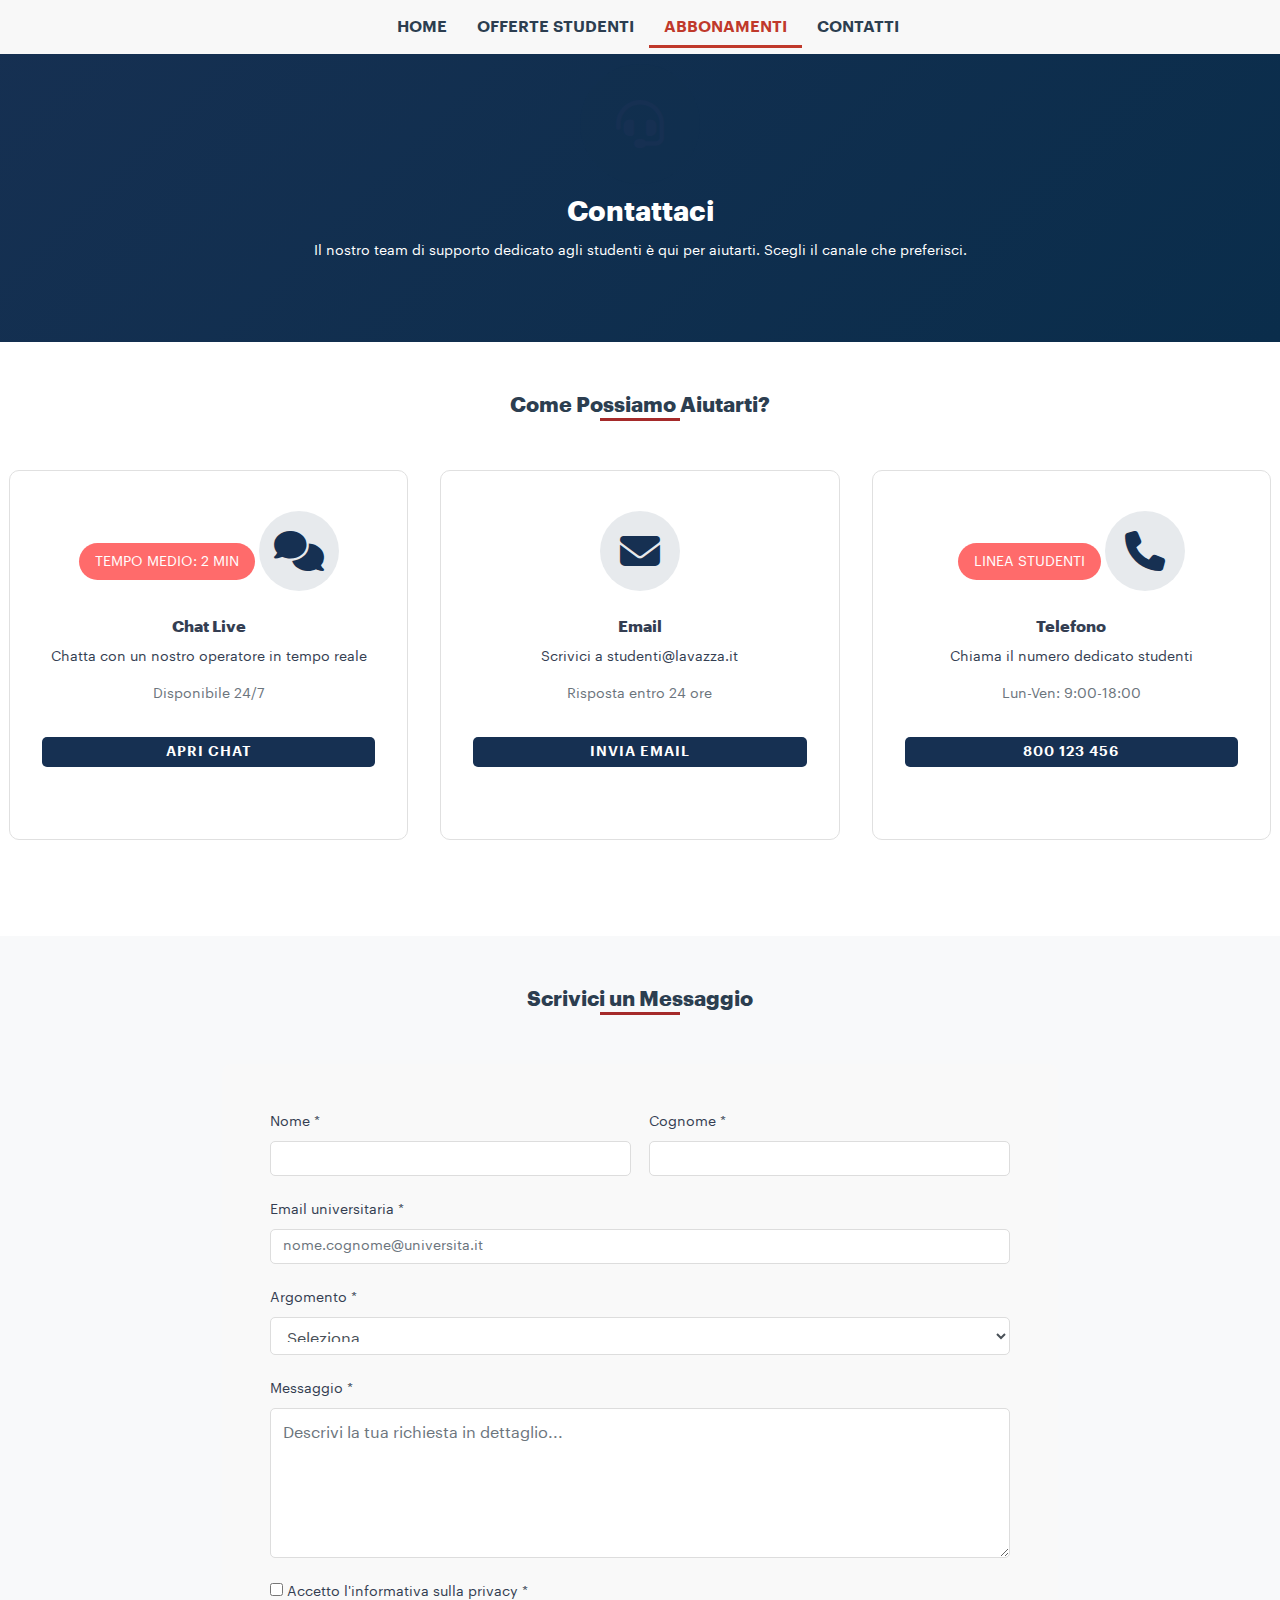
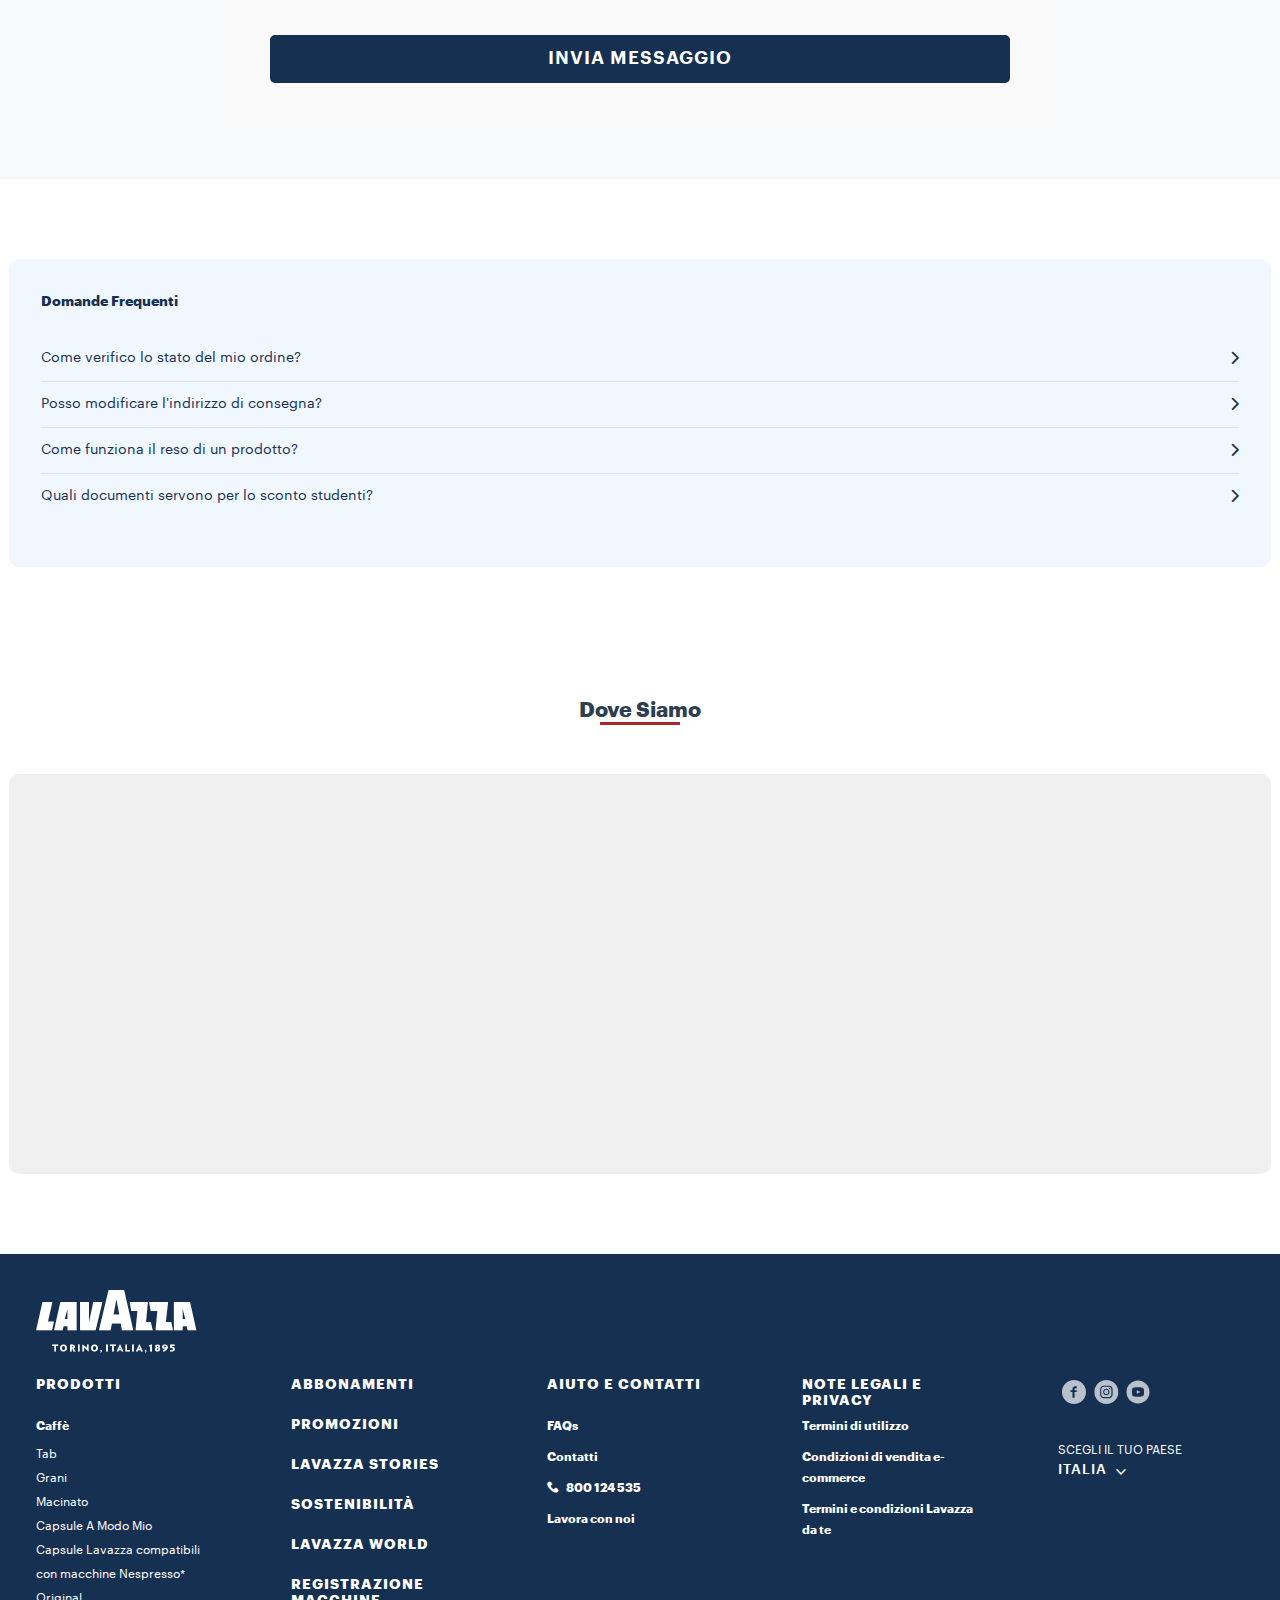
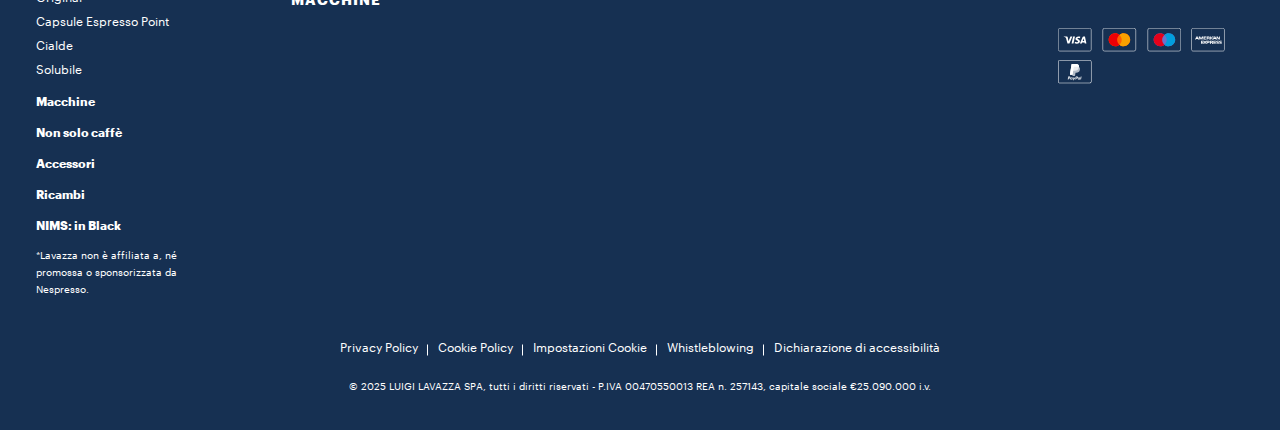
<file: contatti.html>
<!DOCTYPE html>
<html lang="it">
<head>
    <meta charset="UTF-8">
    <title>Contatti Studenti - Lavazza</title>
    <meta name="description" content="Contatta il servizio clienti dedicato agli studenti Lavazza. Siamo qui per aiutarti.">
    <meta name="viewport" content="width=device-width, initial-scale=1">
    
    <!-- Font Awesome -->
    <link rel="stylesheet" href="https://cdnjs.cloudflare.com/ajax/libs/font-awesome/6.4.0/css/all.min.css">
    
    <!-- Stile principale -->
    <link type="text/css" rel="stylesheet" href="clientlib-site.min.css">

     <link rel="stylesheet" href="style.css">

</head>
<body class="page basicpage lvz-light-mode">

<!-- Header -->
<!-- Header -->
<header class="lvz-header">
    <div class="container">
        <nav class="lvz-nav navbar navbar-expand-lg">
            <div class="lvz-logo">
                <a href="index.html" aria-label="Lavazza">
                    <h1 class="icon-logo">Lavazza</h1>
                </a>
            </div>
            <ul class="lvz-nav__main">
                <li><a href="index.html">Home</a></li>
                <li><a href="studenti.html">Offerte Studenti</a></li>
                <li><a href="abbonamenti.html" class="active">Abbonamenti</a></li>
                <li><a href="contatti.html">Contatti</a></li>
            </ul>
        </nav>
    </div>
</header>

<!-- Hero Section -->
<section class="contatti-hero">
    <div class="container">
        <div class="icon-wrapper">
            <div class="icon-bg"></div>
            <i class="icon-main fas fa-headset"></i>
        </div>
        <h1>Contattaci</h1>
        <p>Il nostro team di supporto dedicato agli studenti è qui per aiutarti. Scegli il canale che preferisci.</p>
    </div>
</section>

<!-- Canali di Contatto -->
<section class="py-5">
    <div class="container">
        <h2 class="section-title">Come Possiamo Aiutarti?</h2>
        
        <div class="contact-info-grid">
            <!-- Chat -->
            <div class="contatto-card">
                <div class="urgency-badge">TEMPO MEDIO: 2 MIN</div>
                <i class="contatto-icon fas fa-comments"></i>
                <h3>Chat Live</h3>
                <p>Chatta con un nostro operatore in tempo reale</p>
                <p class="text-muted">Disponibile 24/7</p>
                <a href="#" id="openChat" class="lvz-button lvz-button--small lvz-button--block mt-3">Apri Chat</a>

            </div>
            
            <!-- Email -->
            <div class="contatto-card">
                <i class="contatto-icon fas fa-envelope"></i>
                <h3>Email</h3>
                <p>Scrivici a studenti@lavazza.it</p>
                <p class="text-muted">Risposta entro 24 ore</p>
                <a href="mailto:studenti@lavazza.it" class="lvz-button lvz-button--small lvz-button--block mt-3">Invia Email</a>
            </div>
            
            <!-- Telefono -->
            <div class="contatto-card">
                <div class="urgency-badge">LINEA STUDENTI</div>
                <i class="contatto-icon fas fa-phone"></i>
                <h3>Telefono</h3>
                <p>Chiama il numero dedicato studenti</p>
                <p class="text-muted">Lun-Ven: 9:00-18:00</p>
                <a href="tel:800123456" class="lvz-button lvz-button--small lvz-button--block mt-3">800 123 456</a>
            </div>
        </div>
    </div>
</section>

<!-- Chat fittizia -->
<!-- Pop-up Chat -->
<div id="chatPopup">
    <div class="chat-header">
        <span>Chat Lavazza</span>
        <button id="closeChat">&times;</button>
    </div>
    <div class="chat-body">
        <p><strong>Operatore:</strong> Benvenuto nella chat Lavazza!</p>
        <p><strong>Tu:</strong> Ciao, sto provando la chat.</p>
        <p><strong>Operatore:</strong> Certo, questa è solo una simulazione 😊</p>
    </div>
    <div class="chat-footer">
        <input type="text" placeholder="Scrivi un messaggio..." />
    </div>
</div>


<script>

document.getElementById("openChat").addEventListener("click", function(e){
    e.preventDefault();
    document.getElementById("chatPopup").style.display = "block";
});
document.getElementById("closeChat").addEventListener("click", function(){
    document.getElementById("chatPopup").style.display = "none";
});


</script>


<!-- Form di Contatto -->
<section class="bg-light py-5">
    <div class="container">
        <h2 class="section-title">Scrivici un Messaggio</h2>
        <div class="row">
            <div class="col-md-8 mx-auto">
                <div class="contact-form">
                    <form id="contactForm">
                        <div class="row">
                            <div class="col-md-6">
                                <div class="form-group">
                                    <label for="nome">Nome *</label>
                                    <input type="text" id="nome" class="form-control" required>
                                </div>
                            </div>
                            <div class="col-md-6">
                                <div class="form-group">
                                    <label for="cognome">Cognome *</label>
                                    <input type="text" id="cognome" class="form-control" required>
                                </div>
                            </div>
                        </div>
                        
                        <div class="form-group">
                            <label for="email">Email universitaria *</label>
                            <input type="email" id="email" class="form-control" required placeholder="nome.cognome@universita.it">
                        </div>
                        
                        <div class="form-group">
                            <label for="argomento">Argomento *</label>
                            <select id="argomento" class="form-control" required>
                                <option value="">Seleziona...</option>
                                <option value="ordini">Ordini e consegne</option>
                                <option value="abbonamenti">Abbonamenti</option>
                                <option value="prodotti">Prodotti e capsule</option>
                                <option value="tecnico">Assistenza tecnica</option>
                                <option value="altro">Altro</option>
                            </select>
                        </div>
                        
                        <div class="form-group">
                            <label for="messaggio">Messaggio *</label>
                            <textarea id="messaggio" class="form-control" required placeholder="Descrivi la tua richiesta in dettaglio..."></textarea>
                        </div>
                        
                        <div class="form-group">
                            <label>
                                <input type="checkbox" required>
                                Accetto l'informativa sulla privacy *
                            </label>
                        </div>
                        
                        <button type="submit" class="lvz-button lvz-button--large lvz-button--block">Invia Messaggio</button>
                    </form>
                </div>
            </div>
        </div>
    </div>
</section>

<!-- FAQ Rapida -->
<section class="py-5">
    <div class="container">
        <div class="faq-shortcut">
            <h4>Domande Frequenti</h4>
            <ul class="faq-list">
                <li>
                    <a href="#">
                        Come verifico lo stato del mio ordine?
                        <i class="fas fa-chevron-right"></i>
                    </a>
                </li>
                <li>
                    <a href="#">
                        Posso modificare l'indirizzo di consegna?
                        <i class="fas fa-chevron-right"></i>
                    </a>
                </li>
                <li>
                    <a href="#">
                        Come funziona il reso di un prodotto?
                        <i class="fas fa-chevron-right"></i>
                    </a>
                </li>
                <li>
                    <a href="#">
                        Quali documenti servono per lo sconto studenti?
                        <i class="fas fa-chevron-right"></i>
                    </a>
                </li>
            </ul>
        </div>
    </div>
</section>



<!-- Mappa (Placeholder) -->
<!-- Mappa Milano -->
<section class="py-5">
    <div class="container">
        <h2 class="section-title">Dove Siamo</h2>
        <div class="map-container">
            <iframe 
                src="https://www.google.com/maps/embed?pb=!1m18!1m12!1m3!1d2796.947179930496!2d9.189982315556!3d45.46421197910095!2m3!1f0!2f0!3f0!3m2!1i1024!2i768!4f13.1!3m3!1m2!1s0x4786c6a5d5f0b0b7%3A0x2f0f0f0f0f0f0f0f!2sDuomo%20di%20Milano!5e0!3m2!1sit!2sit!4v1700000000000!5m2!1sit!2sit" 
                width="100%" 
                height="400" 
                style="border:0;" 
                allowfullscreen="" 
                loading="lazy" 
                referrerpolicy="no-referrer-when-downgrade">
            </iframe>
        </div>
    </div>
</section>


<!-- Footer -->
<div class="aem-Grid aem-Grid--12 aem-Grid--default--12 ">
    
    <div class="footer aem-GridColumn aem-GridColumn--default--12">

    
        <footer class="lvz-footer">
            <section class="lvz-footer__container">
                <div class="container">
                    <div class="row">
                        <div class="col d-flex flex-wrap flex-md-row">
                            <div class="lvz-footer__container__logo col-12 col-md-12 col-lg-12 col-xl-2">
                                <span class="icon-logo-torino"></span>
                            </div>
                            <!--  First Column STARTS -->
                            
	
	
		<div class="lvz-footer__container__utils col-12 col-md-12 col-lg-2 col-xl-2">
			<div class="lvz-footer__container__utils__container__collapse">
				<div class="lvz-footer__container__utils__title collapsed" aria-expanded="false" tabindex="0" role="button" data-toggle="collapse" data-collapse-id="Prodotti" aria-controls="panel-Prodotti"><span>Prodotti</span>
				</div>
				<div class="lvz-footer__container__utils__collapse" data-collapse="Prodotti" id="panel-Prodotti">
					
						<div class="lvz-footer__container__utils__item ">
							<a data-analytics="link_click=footer|Prodotti:Caffè" href="https://www.lavazza.it/it/caffe" target="_self">Caffè</a>
						</div>
						<div class="lvz-footer__container__utils__item__details">
							<ul>
								<li><a data-analytics="link_click=footer|Prodotti:Tab" href="https://www.lavazza.it/it/tab-caffe-tabli" target="_self">Tab</a></li>
							
								<li><a data-analytics="link_click=footer|Prodotti:Grani" href="https://www.lavazza.it/it/caffe-in-grani" target="_self">Grani</a></li>
							
								<li><a data-analytics="link_click=footer|Prodotti:Macinato" href="https://www.lavazza.it/it/caffe-tostato-macinato" target="_self">Macinato</a></li>
							
								<li><a data-analytics="link_click=footer|Prodotti:Capsule A Modo Mio" href="https://www.lavazza.it/it/capsule/a-modo-mio" target="_self">Capsule A Modo Mio</a></li>
							
								<li><a data-analytics="link_click=footer|Prodotti:Capsule Lavazza compatibili con macchine Nespresso* Original" href="https://www.lavazza.it/it/capsule/compatibili-nespresso" target="_self">Capsule Lavazza compatibili con macchine Nespresso* Original</a></li>
							
								<li><a data-analytics="link_click=footer|Prodotti:Capsule Espresso Point" href="https://www.lavazza.it/it/capsule/espresso-point" target="_self">Capsule Espresso Point</a></li>
							
								<li><a data-analytics="link_click=footer|Prodotti:Cialde" href="https://www.lavazza.it/it/cialde" target="_self">Cialde</a></li>
							
								<li><a data-analytics="link_click=footer|Prodotti:Solubile" href="https://www.lavazza.it/it/caffe-solubile" target="_self">Solubile</a></li>
							</ul>
						</div>
					
						<div class="lvz-footer__container__utils__item --margin-top-16">
							<a data-analytics="link_click=footer|Prodotti:Macchine" href="https://www.lavazza.it/it/macchine-da-caffe-e-caffettiere" target="_self">Macchine</a>
						</div>
						
					
						<div class="lvz-footer__container__utils__item --margin-top-16">
							<a data-analytics="link_click=footer|Prodotti:Non solo caffè" href="https://www.lavazza.it/it/non-solo-caffe" target="_self">Non solo caffè</a>
						</div>
						
					
						<div class="lvz-footer__container__utils__item --margin-top-16">
							<a data-analytics="link_click=footer|Prodotti:Accessori" href="https://www.lavazza.it/it/accessori" target="_self">Accessori</a>
						</div>
						
					
						<div class="lvz-footer__container__utils__item --margin-top-16">
							<a data-analytics="link_click=footer|Prodotti:Ricambi" href="https://www.lavazza.it/it/ricambi" target="_self">Ricambi</a>
						</div>
						
					
						<div class="lvz-footer__container__utils__item --margin-top-16">
							<a data-analytics="link_click=footer|Prodotti:NIMS: in Black" href="https://www.lavazza.it/it/nims-collection" target="_self">NIMS: in Black</a>
						</div>
						<div class="lvz-footer__container__utils__item__details">
							<ul>
								<li><a data-analytics="link_click=footer|Prodotti:*Lavazza non è affiliata a, né promossa o sponsorizzata da Nespresso." target="_self">*Lavazza non è affiliata a, né promossa o sponsorizzata da Nespresso.</a></li>
							</ul>
						</div>
					
				</div>
			</div>
		</div>
	


                            
                            <!--  First Column ENDS -->

                            <!--  Second Column STARTS -->
                            
                                
	
	
	      <div class="lvz-footer__container__utils col-12 col-md-12 col-lg-2 col-xl-2">
           
            
              <div class="lvz-footer__container__utils__container__collapse">
                <div class="lvz-footer__container__utils__title">
                 <a data-analytics="link_click=footer|:ABBONAMENTI" href="https://www.lavazza.it/it/abbonamento-caffe" target="_self">ABBONAMENTI</a>
                </div>
              </div>
             
             
            
           
            
              <div class="lvz-footer__container__utils__container__collapse">
                <div class="lvz-footer__container__utils__title">
                 <a data-analytics="link_click=footer|:PROMOZIONI" href="https://www.lavazza.it/it/promozioni" target="_self">PROMOZIONI</a>
                </div>
              </div>
             
             
            
           
            
              <div class="lvz-footer__container__utils__container__collapse">
                <div class="lvz-footer__container__utils__title">
                 <a data-analytics="link_click=footer|:LAVAZZA STORIES" href="https://www.lavazza.it/it/i-segreti-del-caffe" target="_self">LAVAZZA STORIES</a>
                </div>
              </div>
             
             
            
           
            
              <div class="lvz-footer__container__utils__container__collapse">
                <div class="lvz-footer__container__utils__title">
                 <a data-analytics="link_click=footer|:SOSTENIBILITÀ" href="https://www.lavazza.it/it/blend-for-better" target="_self">SOSTENIBILITÀ</a>
                </div>
              </div>
             
             
            
           
            
              <div class="lvz-footer__container__utils__container__collapse">
                <div class="lvz-footer__container__utils__title">
                 <a data-analytics="link_click=footer|:LAVAZZA WORLD" href="https://www.lavazza.it/it/mondo-lavazza" target="_self">LAVAZZA WORLD</a>
                </div>
              </div>
             
             
            
           
            
              <div class="lvz-footer__container__utils__container__collapse">
                <div class="lvz-footer__container__utils__title">
                 <a data-analytics="link_click=footer|:REGISTRAZIONE MACCHINE" href="https://www.lavazza.it/it/registrazione-macchina" target="_self">REGISTRAZIONE MACCHINE</a>
                </div>
              </div>
             
             
            </div>
	
	
	
	
		
	

                            

                            

                            <!--  Second Column ENDS -->

                            <!--  Third Column STARTS -->

                            <div class="lvz-footer__container__utils col-12 col-md-12 col-lg-2 col-xl-2">
                                <div class="lvz-footer__container__utils__container__collapse">
                                    <div class="lvz-footer__container__utils__title collapsed" aria-expanded="false" tabindex="0" role="button" data-toggle="collapse" data-collapse-id="Aiuto_e_Contatti" aria-controls="panel-Aiuto_e_Contatti">
                                        <span>
                                            Aiuto e Contatti
                                        </span>
                                    </div>
                                    <div class="lvz-footer__container__utils__collapse" data-collapse="Aiuto_e_Contatti" id="panel-Aiuto_e_Contatti">
                                        <div class="lvz-footer__container__utils__item">
                                            <a class="lvz-faq-link" data-analytics="link_click=footer|Aiuto e Contatti:FAQs" href="https://www.lavazza.it/it/FAQ" target="_self">FAQs</a>
                                        </div>
                                        <div class="lvz-footer__container__utils__item --margin-top-16">
                                            <a data-analytics="link_click=footer|Contatti:Contatti" href="https://www.lavazza.it/it/contattaci" target="_self">Contatti</a>
                                        </div>
                                        <div class="lvz-footer__container__utils__item --margin-top-16">
                                            <div class="--desktop">
                                                <span class="icon-phone"></span>
                                                <a data-analytics="link_click=footer|Aiuto e Contatti:800 124 535" target="_self" href="https://www.lavazza.it/it/contattaci" style="pointer-events: none">800 124 535</a>
                                            </div>
                                            <div class="--mobile">
                                                <span class="icon-phone"></span>
                                                <a data-analytics="link_click=footer|Aiuto e Contatti:800 124 535" target="_self" data-tel-number="tel:800 124 535" href="javascript:void(0)">800 124 535</a>
                                            </div>
                                        </div>
                                        <div class="lvz-footer__container__utils__item --margin-top-16">
                                            <a data-analytics="link_click=footer|Aiuto e Contatti:Lavora con noi" href="https://jobs.lavazza.com/?locale=it_IT" target="_blank">Lavora con noi</a>
                                        </div>
                                    </div>
                                </div>
                            </div>

                            <!--  Third Column ENDS -->

                            <!--  Fourth Column STARTS -->
                            
	
	
		<div class="lvz-footer__container__utils col-12 col-md-12 col-lg-2 col-xl-2">
			<div class="lvz-footer__container__utils__container__collapse">
				<div class="lvz-footer__container__utils__title collapsed" aria-expanded="false" tabindex="0" role="button" data-toggle="collapse" data-collapse-id="Note_Legali_e_Privacy" aria-controls="panel-Note_Legali_e_Privacy"><span>Note Legali e Privacy</span>
				</div>
				<div class="lvz-footer__container__utils__collapse" data-collapse="Note_Legali_e_Privacy" id="panel-Note_Legali_e_Privacy">
					
						<div class="lvz-footer__container__utils__item ">
							<a data-analytics="link_click=footer|Note Legali e Privacy:Termini di utilizzo" href="https://www.lavazza.it/it/termini-e-condizioni" target="_blank">Termini di utilizzo</a>
						</div>
						
					
						<div class="lvz-footer__container__utils__item --margin-top-16">
							<a data-analytics="link_click=footer|Note Legali e Privacy:Condizioni di vendita e-commerce" href="https://www.lavazza.it/it/condizioni-di-vendita" target="_blank">Condizioni di vendita e-commerce</a>
						</div>
						
					
						<div class="lvz-footer__container__utils__item --margin-top-16">
							<a data-analytics="link_click=footer|Note Legali e Privacy:Termini e condizioni Lavazza da te" href="https://www.lavazza.it/it/termini-e-condizioni-abbonamento-caffe" target="_blank">Termini e condizioni Lavazza da te</a>
						</div>
						
					
				</div>
			</div>
		</div>
	

                            <!--  Fourth Column ENDS -->




                            <div class="lvz-footer__container__utils col-12 col-md-6 col-lg-2 col-xl-2">
                                <!--  Social Icon STARTS -->
                                <div class="lvz-footer__container__utils__social flex-wrap">
                                    <a href="https://www.facebook.com/lavazzaitalia/" target="_blank">
                                        <img loading="lazy" src="Fb.svg" alt="Facebook">
                                        
                                    </a>

                                
                                    <a href="https://www.instagram.com/lavazzait/" target="_blank">
                                        <img loading="lazy" src="Insta.svg" alt="Instagram">
                                        
                                    </a>

                                
                                    <a href="https://www.youtube.com/user/lavazza" target="_blank">
                                        <img loading="lazy" src="YT.svg" alt="YouTube">
                                        
                                    </a>

                                </div>
                                <!--  Social Icon ENDS -->

                                <!--  Choose Country STARTS -->
                                
  
	   
	   
	   
	   
	   
	   <div class="lvz-footer__container__utils__choose__country">
                <div class="lvz-footer__container__utils__choose__country__title"><span>SCEGLI IL TUO PAESE</span></div>
				 <div class="lvz-footer__container__utils__choose__country__selected" tabindex="0" role="combobox" aria-haspopup="listbox" aria-expanded="false" aria-controls="country-listbox-id">
					 ITALIA
				 </div>
		   		<div class="lvz-footer__container__utils__choose__country__dropDown" id="country-listbox-id" role="listbox">
					
						<div class="__option"><a data-analytics="link_click=footer|SCEGLI IL TUO PAESE:ITALIA" href="" target="_self">ITALIA</a></div>
					
                
					
						<div class="__option"><a data-analytics="link_click=footer|SCEGLI IL TUO PAESE:ALTRE NAZIONI" href="https://www.lavazza.com/en/all-countries" target="_self">ALTRE NAZIONI</a></div>
					
                </div>
       </div>
  

                                <!--  Choose Country ENDS -->

                                <!--  Payment Icon STARTS -->
                                <div class="lvz-footer__container__utils__payments__icons">
                <span class="icon-payment">
                  <img loading="lazy" src="visa.svg" alt="Visa">
                </span>
                                
                <span class="icon-payment">
                  <img loading="lazy" src="mastercard.svg" alt="Mastercard">
                </span>
                                
                <span class="icon-payment">
                  <img loading="lazy" src="maestro.svg" alt="Maestro">
                </span>
                                
                <span class="icon-payment">
                  <img loading="lazy" src="amex.svg" alt="American Express">
                </span>
                                
                <span class="icon-payment">
                  <img loading="lazy" src="paypal.svg" alt="Paypal">
                </span>
                                </div>
                                <!--  Payment Icon ENDS -->
                            </div>
                        </div>
                    </div>
                    <!--  Policy Section STARTS -->
                    <div class="row">
                        <div class="col d-flex flex-wrap flex-md-row">
                            <ul class="lvz-footer__link">
                                
                                <li><a data-analytics="link_click=footer|policy:Privacy Policy" href="https://www.lavazza.it/it/privacy-policy" target="_self">Privacy Policy</a></li>
                            
                                
                                <li><a data-analytics="link_click=footer|policy:Cookie Policy" href="https://www.lavazza.it/it/cookie-policy" target="_blank">Cookie Policy</a></li>
                            
                                
                                <li><a data-analytics="link_click=footer|policy:Impostazioni Cookie" id="tealium_cookies" href="#" target="_self">Impostazioni Cookie</a></li>
                            
                                
                                <li><a data-analytics="link_click=footer|policy:Whistleblowing" href="https://www.lavazzagroup.com/it/chi-siamo/compliance.html#anchor_copy_copy_cop_1905743243" target="_blank">Whistleblowing</a></li>
                            
                                
                                <li><a data-analytics="link_click=footer|policy:Dichiarazione di accessibilità" href="https://www.lavazza.it/it/dichiarazione-di-accessibilita" target="_self">Dichiarazione di accessibilità</a></li>
                            </ul>
                        </div>
                    </div>
                    <!-- Policy Section ENDS -->

                    <!--  Legal Section STARTS -->
                    <div class="row">
                        <div class="col d-flex flex-wrap flex-md-row">
                            <div class="lvz-footer__vat"><span>© 2025 LUIGI LAVAZZA SPA, tutti i diritti riservati - P.IVA 00470550013 REA n. 257143, capitale sociale €25.090.000 i.v.</span></div>
                        </div>
                    </div>
                    <!--  Legal Section STARTS -->
                </div>
            </section>
        </footer>
    
</div>
</div>

<script>
    // Gestione del form
    document.getElementById('contactForm').addEventListener('submit', function(e) {
        e.preventDefault();
        
        // Simulazione invio
        const submitBtn = this.querySelector('button[type="submit"]');
        const originalText = submitBtn.textContent;
        
        submitBtn.innerHTML = '<i class="fas fa-spinner fa-spin"></i> Invio in corso...';
        submitBtn.disabled = true;
        
        setTimeout(() => {
            alert('Grazie per il tuo messaggio! Ti risponderemo entro 24 ore.');
            this.reset();
            submitBtn.textContent = originalText;
            submitBtn.disabled = false;
        }, 1500);
    });
    
    // Animazioni per le card
    document.querySelectorAll('.contatto-card').forEach(card => {
        card.addEventListener('mouseenter', function() {
            this.style.transform = 'translateY(-10px)';
        });
        card.addEventListener('mouseleave', function() {
            this.style.transform = 'translateY(0)';
        });
    });
</script>

</body>
</html>
</file>
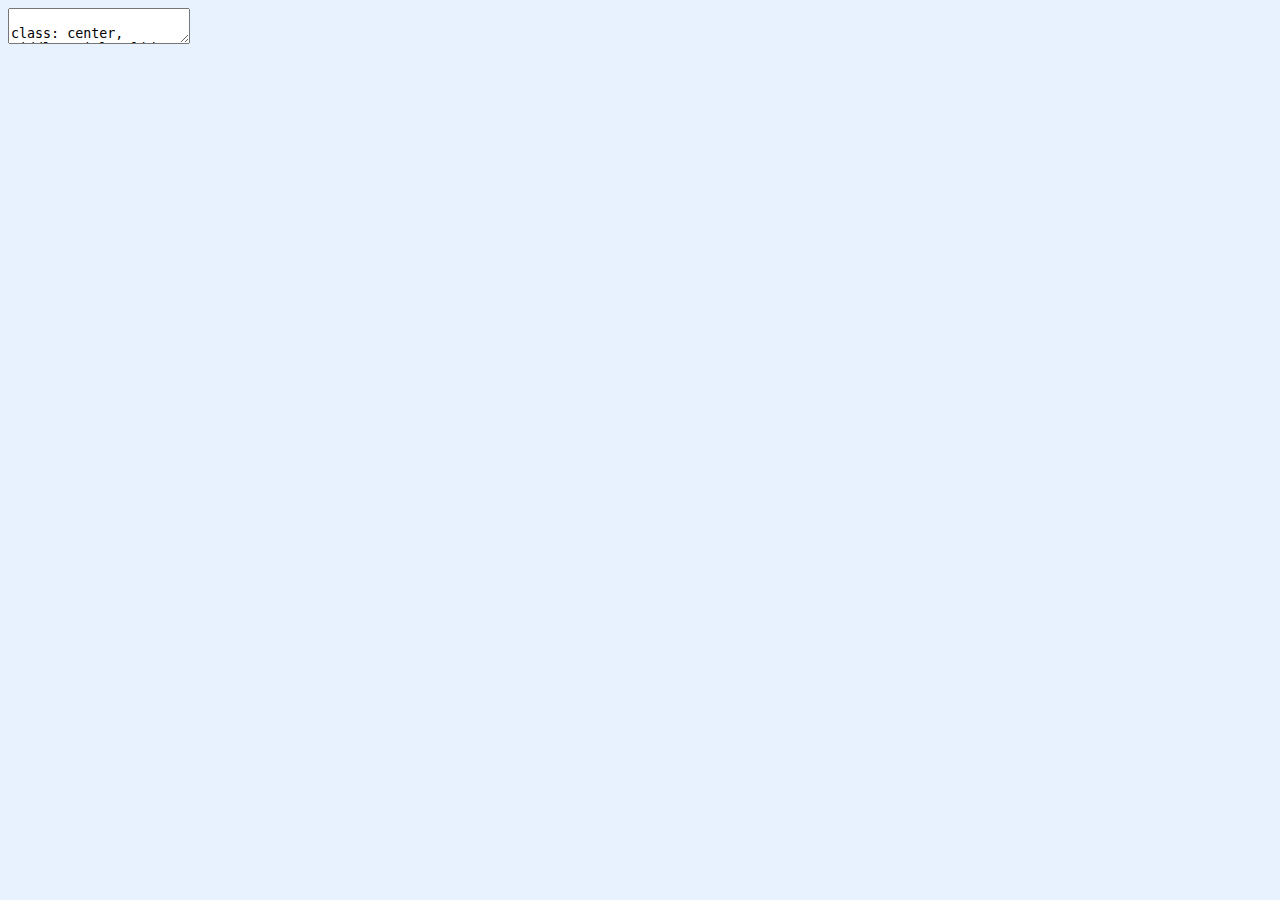
<file: index1.html>
<!DOCTYPE html>
<html>
<head>
<meta charset="utf-8">
<title>Lavazza Student Program Pitch Deck</title>

<!-- Remark.js -->
<script src="https://remarkjs.com/downloads/remark-latest.min.js"></script>

<style>
body {
    
    font-family: "Futura";
    background: #e8f2ff;
    color: #0b1e4a;
}


.remark-slide-content {
    background: radial-gradient(circle at center,
        #e9f3ff 0%,
        #c1d9f6 55%,
        #7bb1d4 100%);
    border: 6px solid transparent;
    border-image: linear-gradient(135deg, #00c6ff, #0072ff) 1;
    border-radius: 22px;
    padding: 15 15 15px;
    box-shadow: 0 0 28px rgba(0, 60, 120, 0.18);
}


h1, h2, h3 {
    color: #002f86;
    font-weight: 700;
    margin-top: 5;
}


ul, li {
    list-style-type: disc !important;
    margin-left: 25px;
    margin-bottom: 15px;
}

li {
    font-size: 1em;
    line-height: 1.75;
}


.title-slide {
    background: radial-gradient(circle at center,
        #d9e9ff 0%,
        #b7d4ff 60%,
        #8bb8ff 100%);
    border: none !important;
    box-shadow: none !important;
    text-align: center;
}


.blue-line {
    width: 140px;
    height: 7px;
    background: linear-gradient(90deg, #00c6ff, #0072ff);
    margin: 30px auto;
    border-radius: 30px;
}


.footer {
    position: absolute;
    bottom: 25px;
    width: 100%;
    text-align: center;
    color: #3f5e99;
    font-size: 14px;
}

.left-column {
    width: 100%;
    float: center;
    padding-right: 3%;
}
.right-column {
    width: 100%;
    float: center;
}

.three-column {
    width: 32%;           
    float: left;
    margin-right: 1.3%;   
    text-align: center;   
}


.clear {
    clear: both;
    display: block;
    width: 100%;
    height: 20px; 
}
img {
    max-width: 100%;
    border-radius: 12px;
    box-shadow: 0 8px 20px rgba(0,0,0,0.15);
    display: block;
    margin: 10px auto;
}

</style>
</head>

<body>
<textarea id="source">

class: center, middle, title-slide
# **Lavazza Student Program**
### Pitch Deck
student: *Vittoria Tognoli*
<div class="blue-line"></div>
*Web Communication Project*

---

class: middle
# **1. Project Overview**

• Redesign based on the official Lavazza website  
• Added a **new section dedicated to students**  
• Goal: make Lavazza appealing to a younger audience  
• Focus on **subscription capsules** and **bundles or kits**

---
class: middle
# **2. Problem**

Students seek:

• Convenience  
• Affordable prices  
• Everyday practicality  

Lavazza’s current website lacks a **student-targeted solution**

---

class: middle

.left-column[
  # **3. Target Audience**
  
  • University students (18–26)  
  • Living alone or in shared flats  
  • Heavy coffee consumers seeking budget-friendly options
]

.right-column[
  <img src="lavazza03.jpg" width="60%">
]

---
class: middle
# **4. Proposed Solution**
# **Lavazza Student Hub**

A dedicated new area inside the website:

• Discounted capsule subscriptions  
• Exclusive student bundles  
• Fast mobile-first experience

---
class: margin-top
# **5. Key Features**

#### **Capsules Subscription**
• 50 monthly capsules  
• Student-exclusive discounts  
• Free delivery  

#### **Bundle Kits**
• Mini machine + 100 capsules  
• Machine + 200 capsules + accessories  

#### **Registration and Reward System**
• Student verification  
• Student codes & perks

---
class: middle
# **6. User Flow**

1. Student enters the Student Hub  
2. Verification  
3. Chooses subscription or bundle  
4. Customizes flavours  
5. Monthly delivery  
6. Pause or renew anytime = flexibility 

---
class: middle
# **7. Visual Identity**
.three-column[
<img src="Offerte.png" width="100%">
]

.three-column[
<img src="Abbonamenti.png" width="100%">
]

.three-column[
<img src="Abbonamenti01.png" width="100%">
]

<div class="clear"></div>
• Clean, minimal layout  
• White & blue palette  
• Simple icons  
• Young, modern aesthetic

---
class: middle
# **8. Why It Works**

• Increases brand loyalty  
• Expands Lavazza’s audience  
• Meets real student demand  
• Subscription = recurring revenue

---
class:middle
# **9. What I've learned**

• The importance of designing with a **clear target audience** in mind  
• How to translate a brand’s identity into a **consistent digital experience**  
• How to apply UX principles to create **structured, intuitive flows**  
• Why subscription models increase **retention and recurring revenue**  
• How visual identity affects **brand perception** for younger audiences


---

class: center, middle
# **Conclusion**
### The Lavazza Student Program:

• Engages younger customers  
• Strengthens brand identity  
• Fits students’ lifestyle  
• Builds long-term relationships

---

class: center, middle
# **Thank You!**
<div class="blue-line"></div>

<div class="footer">Lavazza Student Program – Web Communication Project</div>

</textarea>

<script>
var slideshow = remark.create();
</script>
</body>
</html>
</file>
<file: style.css>
/* --- CARICAMENTO FONT --- */

/* 1. Freeland (Font decorativo) */
@font-face {
    font-family: 'Freeland';
    src: url('../fonts/Freeland.woff2') format('woff2'),
         url('../fonts/Freeland.woff') format('woff'),
         url('../fonts/Freeland.ttf') format('truetype');
    font-weight: normal;
    font-style: normal;
    font-display: swap;
}

/* 2. Graphik - Medium (Per il testo normale/corpo) */
@font-face {
    font-family: 'Graphik';
    src: url('../fonts/Graphik-Medium.ttf') format('truetype');
    font-weight: 500; /* Medium */
    font-style: normal;
    font-display: swap;
}

/* 3. Graphik - Bold (Per i titoli) */
@font-face {
    font-family: 'Graphik';
    src: url('../fonts/Graphik-Bold.woff2') format('woff2'),
         url('../fonts/Graphik-Bold.woff') format('woff'),
         url('../fonts/Graphik-Bold.ttf') format('truetype');
    font-weight: 700; /* Bold */
    font-style: normal;
    font-display: swap;
}

/* 4. Graphik - Black (Per titoli molto grandi o evidenziati) */
@font-face {
    font-family: 'Graphik';
    src: url('../fonts/Graphik-Black.woff2') format('woff2'),
         url('../fonts/Graphik-Black.woff') format('woff'),
         url('../fonts/Graphik-Black.ttf') format('truetype');
    font-weight: 900; /* Black / Heavy */
    font-style: normal;
    font-display: swap;
}
/* ==========================================================================
   RESET & ACCESSIBILITY
   indexnew
   ========================================================================== */
.screen-reader-button {
    position: absolute;
    width: 200px;
    height: 1px;
    margin-top: -1px;
    z-index: -1;
    border: 0;
    top: 0;
    left: 0;
    overflow: hidden;
    outline: 0;
    clip: rect(0, 0, 0, 0);
}

.hide {
    display: none;
}

.skip-links {
    display: block;
    position: fixed;
    top: 0;
    left: 0;
    z-index: 2147483647;
}

.skip-links::before {
    position: inherit;
    visibility: hidden;
    opacity: 0;
    top: 0;
    left: 0;
    width: 100%;
    height: 100%;
    pointer-events: none;
    background-color: rgba(0, 0, 0, 0.3);
    z-index: -1;
    content: "";
    transition: 0.15s;
}

.skip-links.active::before {
    visibility: visible;
    opacity: 1;
}

.skip-link {
    min-width: 200px;
    position: fixed;
    top: 50px;
    left: 20px;
    text-align: center;
    padding: 13px 20px;
    border-radius: 50px;
    text-decoration: none;
    background-color: #ffffff;
    color: #1f2533;
    font-size: 16px;
    text-shadow: #27272d 0 0;
    opacity: 0;
    pointer-events: none;
    z-index: 2147483647;
    font-family: Arial, Helvetica, sans-serif;
    direction: ltr;
    border: 3px solid rgba(19, 110, 248, 0.8);
    outline: #639af9 solid 0;
    box-shadow: rgba(19, 110, 248, 0.3) 0 0 0 5px;
    transition: top 0.22s;
}

.skip-link:focus {
    top: 20px;
    opacity: 1;
    pointer-events: auto;
}

.skip-link .content {
    display: inline-flex;
    margin-inline-start: 30px;
    font-size: 10px;
    text-transform: uppercase;
    justify-content: center;
    align-items: center;
    border-radius: inherit;
    background-color: #146ff8;
    padding: 5px 10px;
    color: #ffffff;
}

@media screen and (max-width: 500px) {
    .skip-link .content {
        display: none;
    }
}

.skip-link .content .icon {
    font-size: 15px;
    margin-inline-end: 3px;
    line-height: 1;
}

@media screen and (max-width: 980px) {
    .skip-link {
        font-size: 14px;
        padding: 12px 20px;
    }
}

/* ==========================================================================
   ACCESSIBILITY TRIGGER BUTTON
   ========================================================================== */
.acsb-trigger {
    inset: auto auto 20px 20px;
    border-radius: 50%;
    position: fixed;
    visibility: visible;
    cursor: pointer;
    box-sizing: border-box;
    opacity: 1;
    line-height: 1;
    background-color: #146ff8;
    z-index: 2147483647;
    transition: 0.15s;
    display: none !important;
    outline: none 0 !important;
    overflow: visible !important;
}

.acsb-trigger.acsb-ready {
    display: block !important;
}

.acsb-trigger.acsb-hidden,
.acsb-trigger.acsb-trigger-hidden,
.acsb-trigger.acsb-hidden.acsb-ready,
.acsb-trigger.acsb-trigger-hidden.acsb-ready {
    display: none !important;
}

.acsb-trigger.acsb-trigger-hidden {
    visibility: hidden !important;
    pointer-events: none !important;
}

.trigger-button {
    padding: 0;
    display: none;
    position: fixed;
    outline: 0;
    border: 0;
    border-radius: var(--radius);
    background-color: var(--lead-color);
    cursor: pointer;
    z-index: 2147483647;
    transition: 0.15s;
}

.trigger-button:focus,
.trigger-button:hover {
    transform: scale(1.1);
}

.trigger-button:focus .acsb-remove,
.trigger-button:hover .acsb-remove {
    opacity: 1;
}

.trigger-button--visible {
    display: inline-block;
}

.trigger-button:active {
    transform: scale(1);
}

.trigger-button--actions-active .active-actions-icon,
.trigger-button--new-action .new-action-icon {
    visibility: visible;
    opacity: 1;
    transform: scale(1);
}

.trigger-button--new-action .new-action-icon {
    pointer-events: auto;
}

@keyframes spinGrow {
    0% {
        transform: rotate(0deg) scale(0);
        opacity: 0;
    }
    40% {
        transform: rotate(90deg) scale(1.1);
        opacity: 1;
    }
    100% {
        transform: rotate(180deg) scale(1);
        opacity: 1;
    }
}

.trigger-button--new-action .new-action-icon svg .twinkle {
    animation: 0.6s ease-out 0s 1 normal forwards running spinGrow;
    transform-origin: 13px 11px;
}

.size-small {
    width: 30px;
    height: 30px;
}

.size-medium {
    width: 45px;
    height: 45px;
}

.size-big {
    width: 65px;
    height: 65px;
}

/* ==========================================================================
   ICONS
   ========================================================================== */
.icon {
    position: static;
    color: #ffffff;
}

.icon svg {
    position: absolute;
    max-width: 65%;
    max-height: 65%;
    overflow: visible;
    inset: 0;
    margin: auto;
    visibility: visible;
    opacity: 1;
}

.active-actions-icon,
.new-action-icon {
    position: absolute;
    border-radius: 50%;
    transform-origin: center center;
    transition: transform 0.3s, opacity 0.3s, visibility 0.3s;
    visibility: hidden;
    opacity: 0;
    transform: scale(0);
    pointer-events: none;
}

.active-actions-icon {
    bottom: 0;
    left: -5px;
    width: 22px;
    height: 22px;
    border: solid 2px var(--lead-color);
    color: var(--lead-color);
    background-color: #ffffff;
}

.new-action-icon {
    bottom: 10px;
    left: 10px;
    width: 60px;
    height: 60px;
}

.active-actions-icon svg,
.new-action-icon svg {
    position: absolute;
    color: var(--lead-color);
}

.active-actions-icon svg {
    width: 11px;
    height: 11px;
}

/* ==========================================================================
   POSITIONING UTILITIES
   ========================================================================== */
.position-x-left {
    left: var(--offset-left);
    right: auto;
}

.position-x-right {
    right: var(--offset-left);
    left: auto;
}

.position-y-bottom {
    top: auto;
    bottom: var(--offset-top);
}

.position-y-top {
    top: var(--offset-top);
    bottom: auto;
}

.position-y-center {
    top: var(--offset-top, 0);
    bottom: 0;
    margin: auto 0;
}

/* ==========================================================================
   LAYOUT & TYPOGRAPHY UTILITIES
   ========================================================================== */
.mt-2 { margin-top: 0.5rem; }
.mt-3 { margin-top: 1rem; }
.mt-4 { margin-top: 1.5rem; }
.mb-3 { margin-bottom: 1rem; }
.mb-4 { margin-bottom: 1.5rem; }
.mr-3 { margin-right: 1rem; }
.py-5 { 
    padding-top: 3rem; 
    padding-bottom: 3rem; 
}
.bg-light { 
    background-color: #f8f9fa !important; 
}
.lead {
    font-size: 1.25rem;
    font-weight: 300;
}
.text-success {
    color: #28a745 !important;
}

/* ==========================================================================
   HEADER & NAVIGATION
   ========================================================================== */
.lvz-header {
    background-color: #f8f8f8;
    padding: 15px 0;
}

.lvz-nav__main a {
    color: #2c3e50 !important;
    font-size: 16px;
    font-weight: 600;
    padding: 10px 15px;
    text-decoration: none;
    transition: color 0.3s ease;
}

.lvz-nav__main a.active {
    color: #c0392b !important;
    border-bottom: 3px solid #c0392b;
}

.lvz-nav__main a:hover {
    color: #e74c3c !important;
}

/* ==========================================================================
   BUTTONS
   ========================================================================== */
.lvz-button {
    display: inline-block;
    padding: 10px 20px;
    background-color: #163052;
    color: white;
    border: none;
    border-radius: 5px;
    text-decoration: none;
    font-weight: 600;
    transition: all 0.3s ease;
}

.lvz-button:hover {
    background-color: #0A2D4B;
    color: white;
    text-decoration: none;
}

.lvz-button--invert {
    background-color: white;
    color: #163052;
}

.lvz-button--invert:hover {
    background-color: #f0f0f0;
    color: #163052;
}

.lvz-button--outline {
    background-color: transparent;
    border: 2px solid currentColor;
}

.lvz-button--outline.lvz-button--invert {
    border-color: white;
    color: white;
}

.lvz-button--outline.lvz-button--invert:hover {
    background-color: white;
    color: #163052;
}

.lvz-button--large {
    padding: 15px 30px;
    font-size: 1.1rem;
}

.lvz-button--small {
    padding: 8px 16px;
    font-size: 0.9rem;
}

/* ==========================================================================
   SECTIONS & TITLES
   studenti 
   ========================================================================== */
.section-title,
.studenti-section-title {
    text-align: center;
    margin-bottom: 3rem;
    position: relative;
    color: #2c3e50;
    font-weight: 700;
}

.section-title:after,
.studenti-section-title:after {
    content: '';
    display: block;
    width: 60px;
    height: 3px;
    background: #163052;
    margin: 1rem auto;
}

.studenti-section-title:after {
    background: #a52a2a;
    width: 80px;
    bottom: -15px;
    position: absolute;
    left: 50%;
    transform: translateX(-50%);
}

.section-title:after {
    position: absolute;
    bottom: -15px;
    left: 50%;
    transform: translateX(-50%);
    width: 80px;
    height: 3px;
    background: #a52a2a;
}

/* ==========================================================================
   HERO SECTIONS
   ========================================================================== */
.home-hero {
    background: linear-gradient(rgba(22, 48, 82, 0.9), rgba(10, 45, 75, 0.9)), 
                url('https://images.unsplash.com/photo-1495474472287-4d71bcdd2085?ixlib=rb-1.2.1&auto=format&fit=crop&w=1950&q=80');
    background-size: cover;
    background-position: center;
    color: white;
    padding: 8rem 0;
    text-align: center;
}

.home-hero h1 {
    font-size: 3.5rem;
    margin-bottom: 1.5rem;
    text-shadow: 2px 2px 4px rgba(0, 0, 0, 0.3);
}

.studenti-hero {
    background: linear-gradient(135deg, #163052 0%, #0A2D4B 100%);
    color: white;
    padding: 4rem 0;
    text-align: center;
}

.studenti-hero h1 {
    font-size: 3rem;
    margin-bottom: 1rem;
}

.studenti-hero p {
    font-size: 1.25rem;
    max-width: 600px;
    margin: 0 auto 2rem;
}


/* Stili specifici per abbonamenti */



.abbonamenti-hero {
    background: linear-gradient(135deg, #0A2D4B 0%, #163052 100%);
    color: white;
    padding: 4rem 0;
    text-align: center;
}

.abbonamenti-hero h1 {
    font-size: 3rem;
    margin-bottom: 1rem;
}

/* ==========================================================================
   CARDS
   ========================================================================== */
.home-card {
    border: 1px solid #e0e0e0;
    border-radius: 10px;
    padding: 2rem;
    text-align: center;
    transition: all 0.3s ease;
    height: 100%;
    margin-bottom: 2rem;
    cursor: default;
}

.home-card:hover {
    transform: translateY(-10px);
    box-shadow: 0 15px 30px rgba(0, 0, 0, 0.1);
}

.home-icon {
    font-size: 2.5rem;
    color: #163052;
    margin-bottom: 1.5rem;
}

.studenti-card {
    border: 1px solid #e0e0e0;
    border-radius: 10px;
    overflow: hidden;
    transition: transform 0.3s;
    height: 100%;
    text-align: center;
    padding: 2rem 1.5rem;
}

.studenti-card:hover {
    transform: translateY(-5px);
    box-shadow: 0 10px 20px rgba(0, 0, 0, 0.1);
}

/* ==========================================================================
   ABBONAMENTI - PIANO CARDS
   ========================================================================== */
.piano-card {
    border: 2px solid #eee;
    border-radius: 10px;
    padding: 30px;
    text-align: center;
    height: 100%;
    position: relative;
    transition: all 0.3s ease;
    background: white;
}

.piano-card:hover {
    transform: translateY(-5px);
    box-shadow: 0 10px 30px rgba(0, 0, 0, 0.1);
}

.piano-card.featured {
    border-color: #a52a2a;
    transform: scale(1.05);
    box-shadow: 0 10px 30px rgba(165, 42, 42, 0.2);
}

.piano-card.featured:hover {
    transform: scale(1.05) translateY(-5px);
}

.piano-badge {
    position: absolute;
    top: -12px;
    left: 50%;
    transform: translateX(-50%);
    background: #a52a2a;
    color: white;
    padding: 5px 20px;
    border-radius: 20px;
    font-size: 14px;
    font-weight: bold;
}

.piano-header {
    margin-bottom: 25px;
}

.piano-icon {
    font-size: 48px;
    color: #a52a2a;
    margin-bottom: 15px;
    display: block;
}

.piano-card.featured .piano-icon {
    color: #d2691e;
}

.piano-header h3 {
    font-size: 24px;
    color: #2c3e50;
    margin-bottom: 10px;
}

.piano-price {
    font-size: 36px;
    font-weight: bold;
    color: #2c3e50;
    margin-bottom: 5px;
}

.piano-price span {
    font-size: 16px;
    color: #666;
    font-weight: normal;
}

.piano-header p {
    color: #666;
    margin: 0;
}

.piano-features {
    list-style: none;
    padding: 0;
    margin: 0 0 30px 0;
    text-align: left;
}

.piano-features li {
    padding: 8px 0;
    border-bottom: 1px solid #f0f0f0;
    display: flex;
    align-items: center;
}

.piano-features li:last-child {
    border-bottom: none;
}

.piano-features i.fa-check {
    color: #28a745;
    margin-right: 10px;
    font-size: 14px;
}

/* ==========================================================================
   ICON COMPONENTS
   ========================================================================== */
.icon-main,
.fas,
.fa,
.far,
.fab {
    font-family: "Font Awesome 6 Free", "Font Awesome 6 Brands", "Font Awesome 6 Solid" !important;
    font-weight: 900 !important;
}

.icon-wrapper {
    position: relative;
    display: inline-block;
    width: 120px;
    height: 120px;
}

.icon-main {
    position: absolute;
    top: 50%;
    left: 50%;
    transform: translate(-50%, -50%);
    z-index: 2;
    color: #163052;
    font-size: 3rem;
}

.icon-bg {
    position: absolute;
    width: 100%;
    height: 100%;
    background: rgba(22, 48, 82, 0.1);
    border-radius: 50%;
    z-index: 1;
}

.icon-badge {
    position: absolute;
    top: -5px;
    right: -5px;
    background: #FF6B6B;
    color: white;
    border-radius: 50%;
    width: 30px;
    height: 30px;
    display: flex;
    align-items: center;
    justify-content: center;
    font-size: 0.8rem;
    font-weight: bold;
    z-index: 3;
}

.studenti-icon {
    font-size: 3.5rem;
    color: #163052;
    margin-bottom: 1.5rem;
    display: inline-block;
    width: 100px;
    height: 100px;
    line-height: 100px;
    background: rgba(22, 48, 82, 0.1);
    border-radius: 50%;
}

.icon-container {
    display: flex;
    justify-content: center;
    align-items: center;
    margin-bottom: 1.5rem;
}

@keyframes float {
    0%, 100% { 
        transform: translate(-50%, -50%) translateY(0); 
    }
    50% { 
        transform: translate(-50%, -50%) translateY(-10px); 
    }
}

.icon-wrapper:hover .icon-main {
    animation: float 2s ease-in-out infinite;
}

/* ==========================================================================
   BADGES & LABELS
   ========================================================================== */
.studenti-badge {
    display: inline-block;
    background: #FF6B6B;
    color: white;
    padding: 0.25rem 0.75rem;
    border-radius: 20px;
    font-size: 0.875rem;
    margin-bottom: 1rem;
    font-weight: bold;
}

/* ==========================================================================
   LISTS
   ========================================================================== */
.studenti-features {
    list-style: none;
    padding: 0;
    text-align: left;
    margin: 1.5rem 0;
}

.studenti-features li {
    padding: 0.5rem 0;
    border-bottom: 1px solid #f0f0f0;
}

.studenti-features li:last-child {
    border-bottom: none;
}

.studenti-features i {
    color: #163052;
    margin-right: 0.5rem;
    width: 20px;
}

/* ==========================================================================
   FEATURE SECTIONS
   ========================================================================== */
.feature-section {
    padding: 5rem 0;
}

.feature-section:nth-child(even) {
    background: #f9f9f9;
}

.feature-section .col-md-3 {
    cursor: default !important;
    pointer-events: none !important;
}

.feature-section .col-md-3 i,
.feature-section .col-md-3 h5,
.feature-section .col-md-3 p {
    pointer-events: auto !important;
    cursor: default !important;
}

/* ==========================================================================
   SPECIAL COMPONENTS
   ========================================================================== */
.student-banner {
    background: linear-gradient(135deg, #FF6B6B 0%, #FF8E53 100%);
    color: white;
    padding: 3rem;
    border-radius: 15px;
    margin: 3rem 0;
    text-align: center;
}

.product-showcase {
    position: relative;
    overflow: hidden;
    border-radius: 10px;
    margin: 2rem 0;
}

.product-showcase img {
    width: 100%;
    height: 300px;
    object-fit: cover;
    transition: transform 0.5s ease;
}

.product-showcase:hover img {
    transform: scale(1.05);
}

.product-overlay {
    position: absolute;
    bottom: 0;
    left: 0;
    right: 0;
    background: rgba(22, 48, 82, 0.9);
    color: white;
    padding: 1.5rem;
    transform: translateY(100%);
    transition: transform 0.3s ease;
}

.product-showcase:hover .product-overlay {
    transform: translateY(0);
}

.testimonial-slider {
    max-width: 800px;
    margin: 0 auto;
}

.testimonial {
    background: white;
    padding: 2rem;
    border-radius: 10px;
    box-shadow: 0 5px 15px rgba(0, 0, 0, 0.1);
    margin: 1rem;
    text-align: center;
}

.testimonial-avatar {
    width: 80px;
    height: 80px;
    border-radius: 50%;
    margin: 0 auto 1rem;
    background: #163052;
    display: flex;
    align-items: center;
    justify-content: center;
    color: white;
    font-size: 2rem;
}

/* ==========================================================================
   ABBONAMENTI - COMPARISON TABLE
   ========================================================================== */
.comparison-table {
    width: 100%;
    border-collapse: collapse;
    margin: 3rem 0;
}

.comparison-table th {
    background: #163052;
    color: white;
    padding: 1.5rem;
    text-align: center;
}

.comparison-table td {
    padding: 1rem;
    border-bottom: 1px solid #e0e0e0;
    text-align: center;
}

.comparison-table tr:nth-child(even) {
    background: #f9f9f9;
}

/* ==========================================================================
   ABBONAMENTI - FAQ
   ========================================================================== */
.faq-item {
    margin-bottom: 1.5rem;
    border-bottom: 1px solid #e0e0e0;
    padding-bottom: 1.5rem;
}

.faq-question {
    font-weight: bold;
    color: #163052;
    cursor: pointer;
    display: flex;
    justify-content: space-between;
    align-items: center;
}

.faq-answer {
    display: none;
    margin-top: 1rem;
    color: #666;
}

/* ==========================================================================
   ABBONAMENTI - STEP INDICATOR
   ========================================================================== */
.step-indicator {
    display: flex;
    justify-content: center;
    margin: 3rem 0;
}

.step {
    display: flex;
    align-items: center;
    margin: 0 1rem;
}

.step-number {
    width: 40px;
    height: 40px;
    background: #163052;
    color: white;
    border-radius: 50%;
    display: flex;
    align-items: center;
    justify-content: center;
    margin-right: 10px;
    font-weight: bold;
}

.step.active .step-number {
    background: #FF6B6B;
}

/* ==========================================================================
   STATS
   ========================================================================== */
.stats-grid {
    display: grid;
    grid-template-columns: repeat(auto-fit, minmax(200px, 1fr));
    gap: 2rem;
    margin: 3rem 0;
}

.stat-item {
    text-align: center;
    padding: 2rem;
}

.stat-number {
    font-size: 2.5rem;
    font-weight: bold;
    color: #163052;
    display: block;
}

.stat-label {
    color: #666;
    font-size: 0.9rem;
    text-transform: uppercase;
    letter-spacing: 1px;
}

/* ==========================================================================
   CART POPUP (VERSIONE UNIFICATA)
   ========================================================================== */
.cart-popup {
    display: none;
    position: fixed;
    top: 20px;
    right: 20px;
    width: 350px;
    background: white;
    border-radius: 10px;
    box-shadow: 0 5px 20px rgba(0, 0, 0, 0.2);
    z-index: 9999;
}

.cart-popup.show {
    display: block;
}

.cart-popup-content {
    position: relative;
    padding: 20px;
}

.cart-popup-close {
    position: absolute;
    top: 15px;
    right: 15px;
    background: none;
    border: none;
    font-size: 24px;
    cursor: pointer;
    color: #666;
}

.cart-popup-close:hover {
    color: #000;
}

.cart-popup-header {
    border-bottom: 1px solid #eee;
    padding-bottom: 15px;
    margin-bottom: 15px;
}

.cart-popup-header h3 {
    margin: 0;
    color: #2c3e50;
    font-size: 18px;
    display: flex;
    align-items: center;
}

.cart-item-preview {
    display: flex;
    align-items: center;
    padding: 15px;
    background: #f9f9f9;
    border-radius: 8px;
    margin-bottom: 20px;
}

.cart-item-image {
    margin-right: 15px;
    background: #fff;
    padding: 10px;
    border-radius: 8px;
    border: 1px solid #eee;
}

.cart-item-details h4 {
    margin: 0 0 5px 0;
    color: #2c3e50;
}

.cart-item-details p {
    margin: 0;
    color: #666;
}

.cart-item-info {
    color: #28a745 !important;
    font-size: 12px;
}

.cart-summary {
    background: #f8f9fa;
    padding: 15px;
    border-radius: 8px;
    margin-bottom: 20px;
}

.cart-summary h5 {
    margin-top: 0;
    color: #2c3e50;
    border-bottom: 1px solid #ddd;
    padding-bottom: 10px;
}

.cart-summary-row {
    display: flex;
    justify-content: space-between;
    padding: 8px 0;
    border-bottom: 1px solid #eee;
}

.cart-summary-row:last-child {
    border-bottom: none;
}

.cart-summary-row.total {
    border-top: 2px solid #ddd;
    margin-top: 8px;
    padding-top: 12px;
    font-size: 18px;
    font-weight: bold;
}

.cart-popup-actions {
    display: flex;
    gap: 10px;
}

.btn-continue {
    flex: 1;
    padding: 12px;
    background: #f8f9fa;
    border: 1px solid #ddd;
    border-radius: 5px;
    cursor: pointer;
    font-weight: 500;
    transition: all 0.3s ease;
}

.btn-continue:hover {
    background: #e9ecef;
}

.btn-checkout {
    flex: 1;
    padding: 12px;
    background: #a52a2a;
    color: white;
    text-decoration: none;
    border-radius: 5px;
    text-align: center;
    font-weight: 500;
    transition: all 0.3s ease;
}

.btn-checkout:hover {
    background: #8b2323;
    color: white;
    text-decoration: none;
}

.cart-popup-footer {
    margin-top: 15px;
    padding-top: 15px;
    border-top: 1px solid #eee;
    text-align: center;
}

.cart-popup-footer p {
    margin: 0;
    color: #666;
    line-height: 1.4;
    font-size: 14px;
}

.cart-popup-overlay {
    display: none;
    position: fixed;
    top: 0;
    left: 0;
    width: 100%;
    height: 100%;
    background: rgba(0, 0, 0, 0.5);
    z-index: 9998;
}

.cart-popup-overlay.show {
    display: block;
}

/* Stili specifici per gli elementi dinamici del carrello */
#cart-subtotal,
#cart-total,
#cart-plan-type,
#cart-first-payment,
#cart-renewal {
    color: #2c3e50;
    font-weight: 500;
}

/* Animazione per il popup del carrello */
@keyframes slideInRight {
    from {
        transform: translateX(100%);
        opacity: 0;
    }
    to {
        transform: translateX(0);
        opacity: 1;
    }
}

.cart-popup {
    animation: slideInRight 0.3s ease-out;
}

/* ==========================================================================
   RESPONSIVE
   ========================================================================== */
@media screen and (max-width: 768px) {
    .home-hero h1 {
        font-size: 2.5rem;
    }
    
    .stats-grid {
        grid-template-columns: repeat(2, 1fr);
    }
    
    .icon-wrapper {
        width: 100px;
        height: 100px;
    }
    
    .icon-main {
        font-size: 40px;
    }
    
    .col-md-4 {
        margin-bottom: 40px;
    }
    
    /* Responsive per le card dei piani */
    .piano-card.featured {
        transform: none;
    }
    
    .piano-card.featured:hover {
        transform: translateY(-5px);
    }
    
    .cart-popup {
        width: 300px;
        right: 10px;
        left: 10px;
        margin: 0 auto;
    }
    
    /* Step indicator responsive */
    .step-indicator {
        flex-direction: column;
        align-items: center;
        gap: 20px;
    }
    
    .step {
        margin: 0;
        width: 100%;
        max-width: 300px;
    }
}

@media screen and (max-width: 576px) {
    .stats-grid {
        grid-template-columns: 1fr;
    }
    
    .comparison-table {
        display: block;
        overflow-x: auto;
    }
    
    .cart-popup {
        width: calc(100% - 40px);
        right: 20px;
        left: 20px;
    }
    
    .cart-popup-actions {
        flex-direction: column;
    }
}
/* Stili specifici per contatti */
.contatti-hero {
    background: linear-gradient(135deg, #163052 0%, #0A2D4B 100%);
    color: white;
    padding: 4rem 0;
    text-align: center;
}
.contatto-card {
    text-align: center;
    padding: 2.5rem 2rem;
    border: 1px solid #e0e0e0;
    border-radius: 10px;
    margin-bottom: 2rem;
    transition: all 0.3s ease;
    height: 100%;
}
.contatto-card:hover {
    transform: translateY(-5px);
    box-shadow: 0 10px 20px rgba(0,0,0,0.1);
    border-color: #163052;
}
.contatto-icon {
    font-size: 2.5rem;
    color: #163052;
    margin-bottom: 1.5rem;
    display: inline-block;
    width: 80px;
    height: 80px;
    line-height: 80px;
    background: rgba(22, 48, 82, 0.1);
    border-radius: 50%;
}
.contact-form {
    background: #f9f9f9;
    padding: 3rem;
    border-radius: 10px;
}
.form-group {
    margin-bottom: 1.5rem;
}
.form-control {
    width: 100%;
    padding: 0.75rem;
    border: 1px solid #ddd;
    border-radius: 5px;
    font-size: 1rem;
}
.form-control:focus {
    outline: none;
    border-color: #163052;
    box-shadow: 0 0 0 2px rgba(22, 48, 82, 0.2);
}
textarea.form-control {
    min-height: 150px;
    resize: vertical;
}
.orari-table {
    width: 100%;
    border-collapse: collapse;
    margin: 2rem 0;
}
.orari-table th,
.orari-table td {
    padding: 1rem;
    border: 1px solid #e0e0e0;
    text-align: left;
}
.orari-table th {
    background: #f5f5f5;
    font-weight: bold;
}
.faq-shortcut {
    background: #f0f7ff;
    padding: 2rem;
    border-radius: 10px;
    margin: 2rem 0;
}
.faq-shortcut h4 {
    color: #163052;
    margin-bottom: 1.5rem;
}
.faq-list {
    list-style: none;
    padding: 0;
}
.faq-list li {
    padding: 0.75rem 0;
    border-bottom: 1px solid #e0e0e0;
}
.faq-list li:last-child {
    border-bottom: none;
}
.faq-list a {
    color: #163052;
    text-decoration: none;
    display: flex;
    justify-content: space-between;
    align-items: center;
}
.faq-list a:hover {
    color: #FF6B6B;
}
.map-container {
    height: 400px;
    background: #f0f0f0;
    border-radius: 10px;
    overflow: hidden;
    margin: 2rem 0;
}
.map-placeholder {
    height: 100%;
    display: flex;
    align-items: center;
    justify-content: center;
    background: linear-gradient(135deg, #667eea 0%, #764ba2 100%);
    color: white;
    font-size: 1.5rem;
}
.contact-info-grid {
    display: grid;
    grid-template-columns: repeat(auto-fit, minmax(300px, 1fr));
    gap: 2rem;
    margin: 3rem 0;
}


.urgency-badge {
    display: inline-block;
    background: #FF6B6B;
    color: white;
    padding: 0.5rem 1rem;
    border-radius: 20px;
    font-size: 0.9rem;
    margin-bottom: 1rem;
}

#chatPopup {
    display: none;
    position: fixed;
    bottom: 20px;
    right: 20px;
    width: 300px;
    border: 1px solid #ccc;
    border-radius: 8px;
    background: #fff;
    box-shadow: 0 4px 12px rgba(0,0,0,0.2);
    font-family: Arial, sans-serif;
    z-index: 9999;
}
.chat-header {
    background: #0072ce;
    color: #fff;
    padding: 10px;
    display: flex;
    justify-content: space-between;
    align-items: center;
    border-top-left-radius: 8px;
    border-top-right-radius: 8px;
}
.chat-header button {
    background: transparent;
    border: none;
    color: #fff;
    font-size: 18px;
    cursor: pointer;
}
.chat-body {
    padding: 10px;
    height: 150px;
    overflow-y: auto;
    font-size: 14px;
}
.chat-footer {
    padding: 10px;
    border-top: 1px solid #eee;
}
.chat-footer input {
    width: 100%;
    padding: 8px;
    border: 1px solid #ccc;
    border-radius: 4px;
}
</file>
